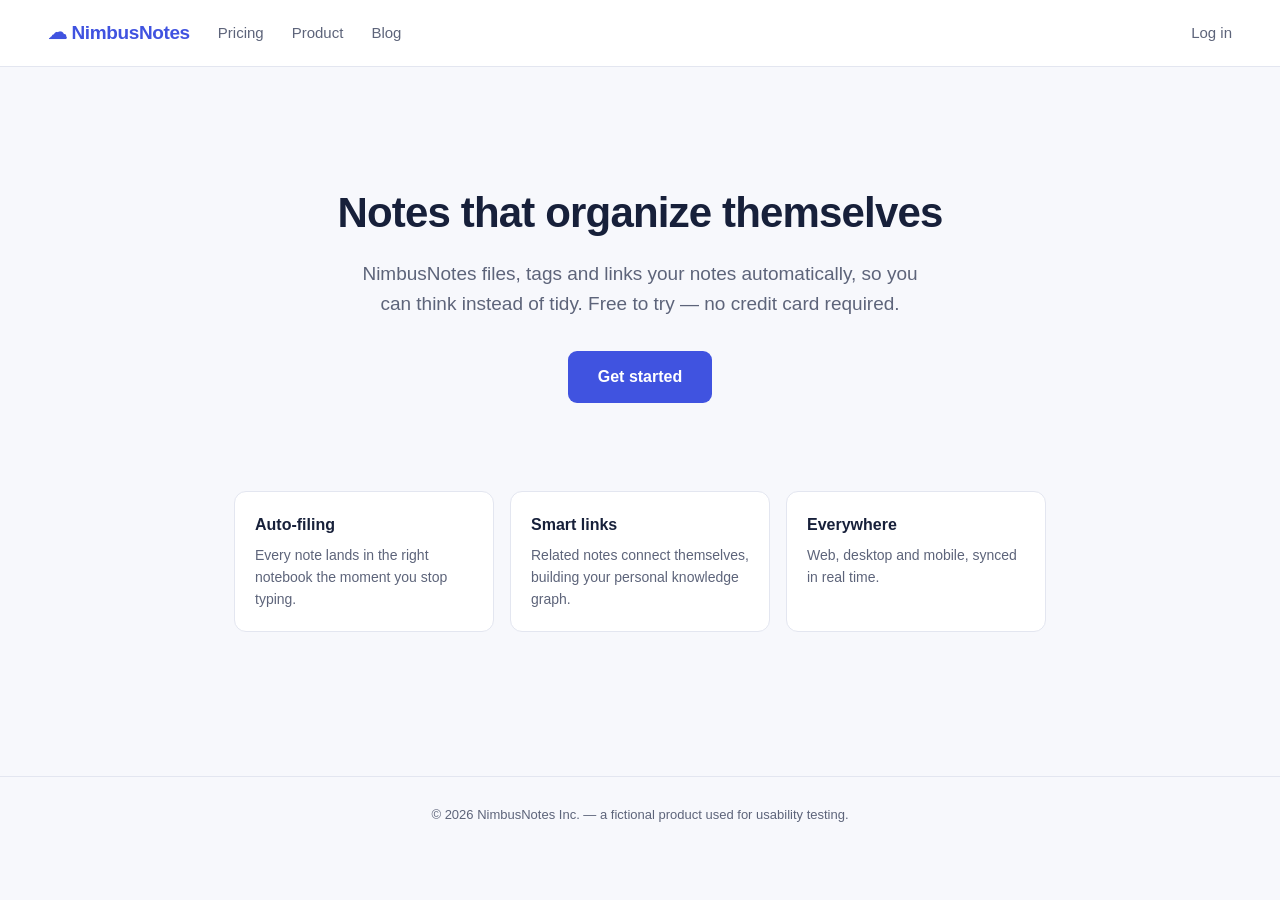
<file: frictionlab/site/index.html>
<!doctype html>
<html lang="en">
<head>
<meta charset="utf-8">
<meta name="viewport" content="width=device-width, initial-scale=1">
<title>NimbusNotes — Notes that organize themselves</title>
<link rel="stylesheet" href="styles.css">
</head>
<body>
<nav>
  <span class="logo">☁ NimbusNotes</span>
  <a href="plan.html">Pricing</a>
  <a href="#">Product</a>
  <a href="#">Blog</a>
  <span class="spacer"></span>
  <a href="#">Log in</a>
</nav>
<div class="container">
  <div class="hero">
    <h1>Notes that organize themselves</h1>
    <p>NimbusNotes files, tags and links your notes automatically, so you can think
       instead of tidy. Free to try — no credit card required.</p>
    <a class="btn" href="signup.html">Get started</a>
  </div>
  <div class="features">
    <div class="feature"><h3>Auto-filing</h3><p>Every note lands in the right notebook the moment you stop typing.</p></div>
    <div class="feature"><h3>Smart links</h3><p>Related notes connect themselves, building your personal knowledge graph.</p></div>
    <div class="feature"><h3>Everywhere</h3><p>Web, desktop and mobile, synced in real time.</p></div>
  </div>
</div>
<footer>© 2026 NimbusNotes Inc. — a fictional product used for usability testing.</footer>
</body>
</html>
</file>
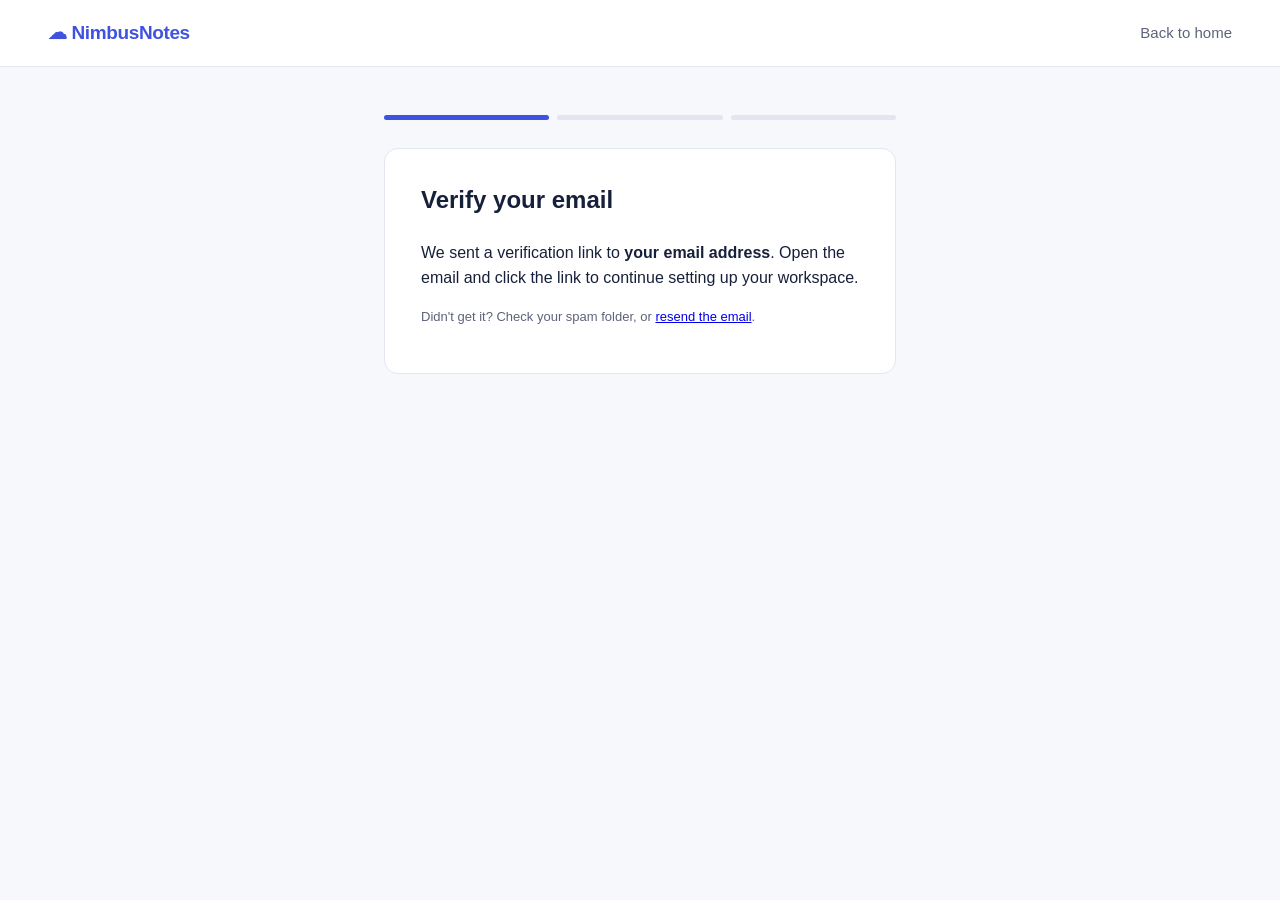
<file: frictionlab/site/check-email.html>
<!doctype html>
<html lang="en">
<head>
<meta charset="utf-8">
<meta name="viewport" content="width=device-width, initial-scale=1">
<title>Check your email — NimbusNotes</title>
<link rel="stylesheet" href="styles.css">
</head>
<body>
<nav>
  <span class="logo">☁ NimbusNotes</span>
  <span class="spacer"></span>
  <a href="index.html">Back to home</a>
</nav>
<div class="container" style="max-width:560px">
  <div class="progress"><span class="on"></span><span></span><span></span></div>
  <div class="card">
    <h2>Verify your email</h2>
    <p>We sent a verification link to <b id="sent-to">your email address</b>.
       Open the email and click the link to continue setting up your workspace.</p>
    <p class="hint show">Didn't get it? Check your spam folder, or
       <a href="#" id="resend">resend the email</a>.</p>
  </div>
</div>
<script>
const to = new URLSearchParams(location.search).get('to') || '';
if (to) document.getElementById('sent-to').textContent = to;
document.getElementById('resend').addEventListener('click', function (ev) {
  ev.preventDefault();
  if (!to) return;
  fetch('/api/send-verification', {
    method: 'POST',
    headers: { 'Content-Type': 'application/json' },
    body: JSON.stringify({ email: to }),
  });
  ev.target.textContent = 'sent again ✓';
});
</script>
</body>
</html>
</file>
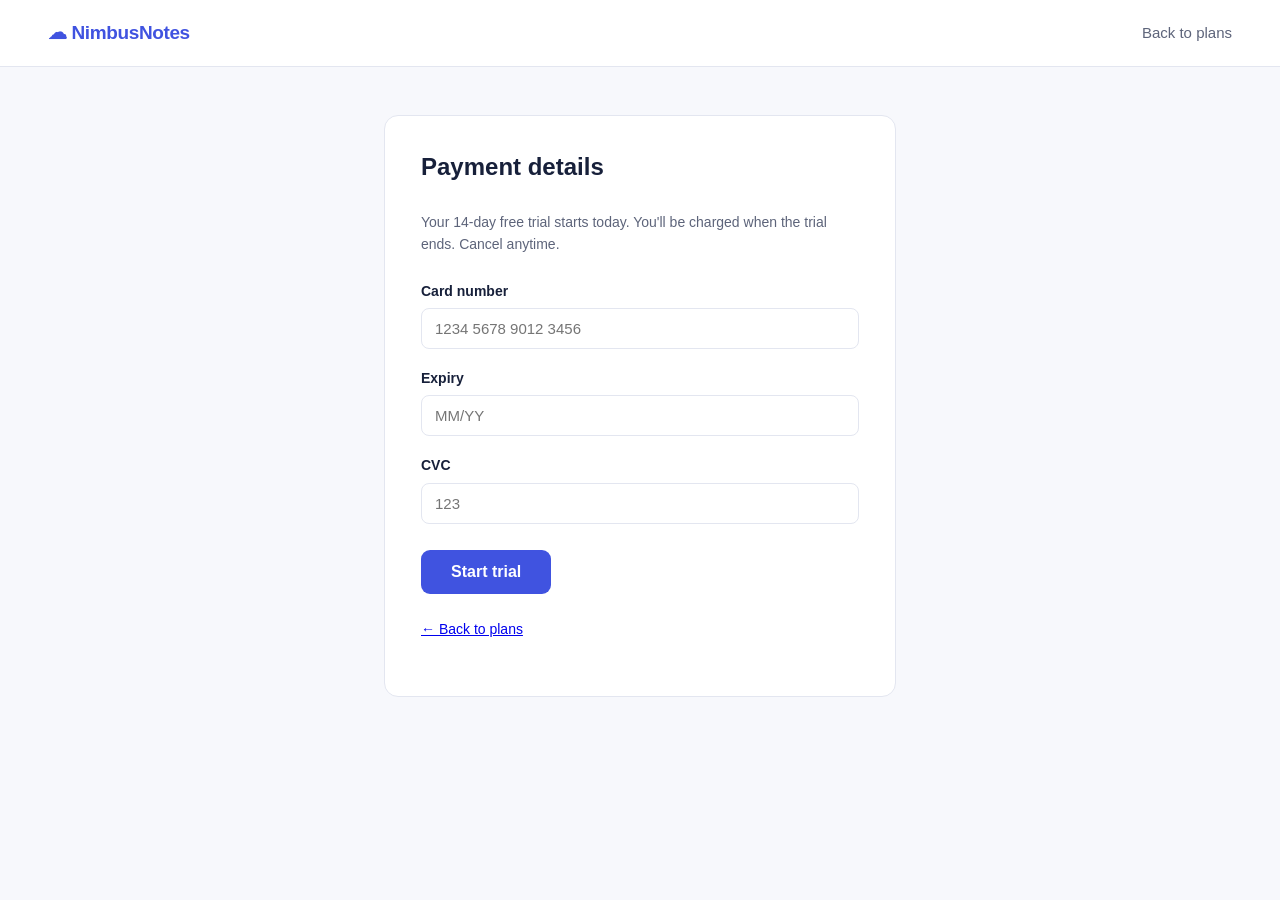
<file: frictionlab/site/checkout.html>
<!doctype html>
<html lang="en">
<head>
<meta charset="utf-8">
<meta name="viewport" content="width=device-width, initial-scale=1">
<title>Checkout — NimbusNotes</title>
<link rel="stylesheet" href="styles.css">
</head>
<body>
<nav>
  <span class="logo">☁ NimbusNotes</span>
  <span class="spacer"></span>
  <a href="plan.html">Back to plans</a>
</nav>
<div class="container" style="max-width:560px">
  <div class="card">
    <h2>Payment details</h2>
    <p class="section-note">Your 14-day free trial starts today. You'll be charged when
       the trial ends. Cancel anytime.</p>
    <label for="card">Card number</label>
    <input type="text" id="card" placeholder="1234 5678 9012 3456" autocomplete="off">
    <label for="expiry">Expiry</label>
    <input type="text" id="expiry" placeholder="MM/YY" autocomplete="off">
    <label for="cvc">CVC</label>
    <input type="text" id="cvc" placeholder="123" autocomplete="off">
    <p style="margin-top:26px"><button class="btn" onclick="alert('This is a demo — payment is disabled.')">Start trial</button></p>
    <p class="section-note"><a href="plan.html">← Back to plans</a></p>
  </div>
</div>
</body>
</html>
</file>
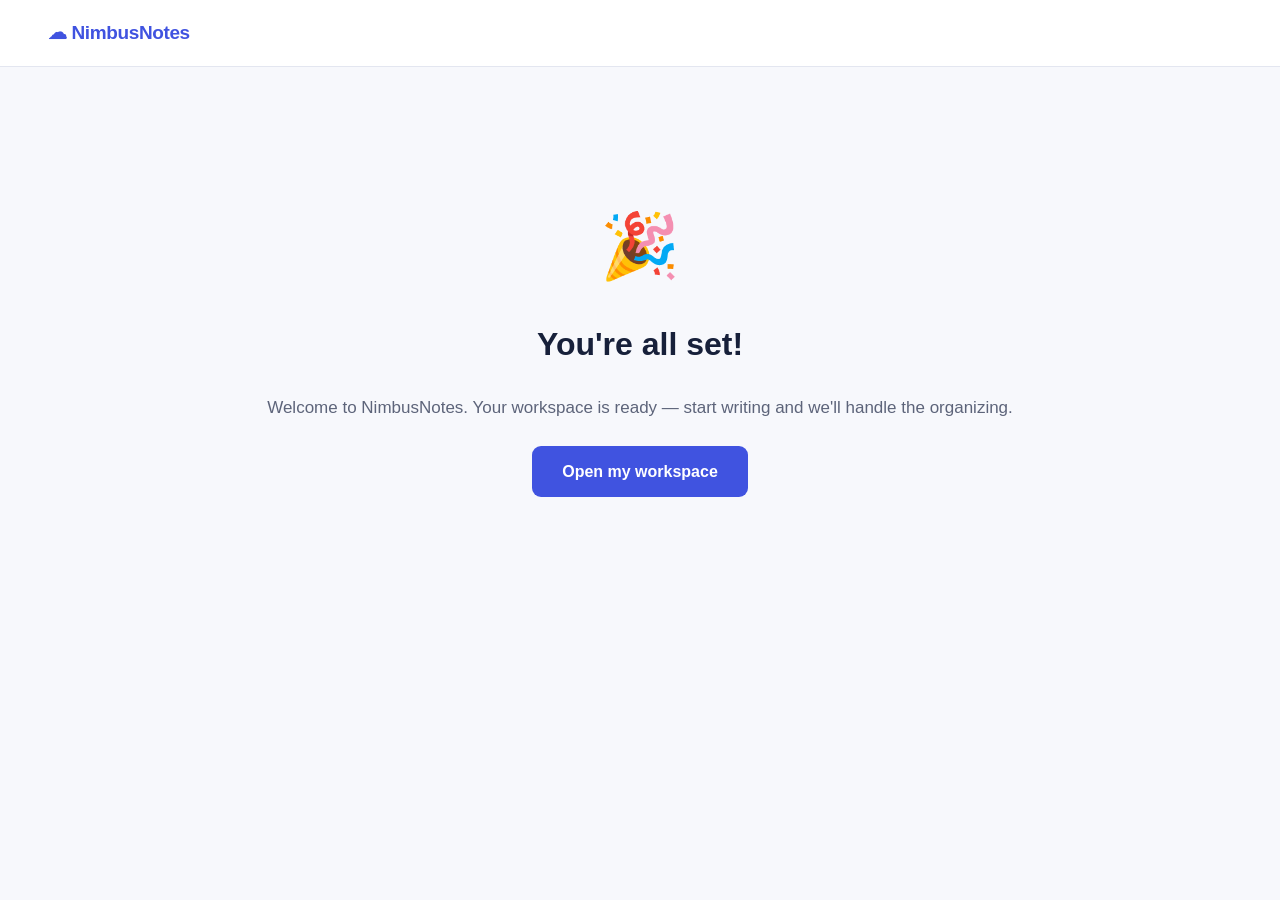
<file: frictionlab/site/done.html>
<!doctype html>
<html lang="en">
<head>
<meta charset="utf-8">
<meta name="viewport" content="width=device-width, initial-scale=1">
<title>Welcome — NimbusNotes</title>
<link rel="stylesheet" href="styles.css">
</head>
<body>
<nav>
  <span class="logo">☁ NimbusNotes</span>
  <span class="spacer"></span>
</nav>
<div class="container">
  <div class="success-wrap">
    <div class="check">🎉</div>
    <h1>You're all set!</h1>
    <p class="section-note" style="font-size:17px">Welcome to NimbusNotes. Your workspace
       is ready — start writing and we'll handle the organizing.</p>
    <a class="btn" href="#">Open my workspace</a>
  </div>
</div>
</body>
</html>
</file>
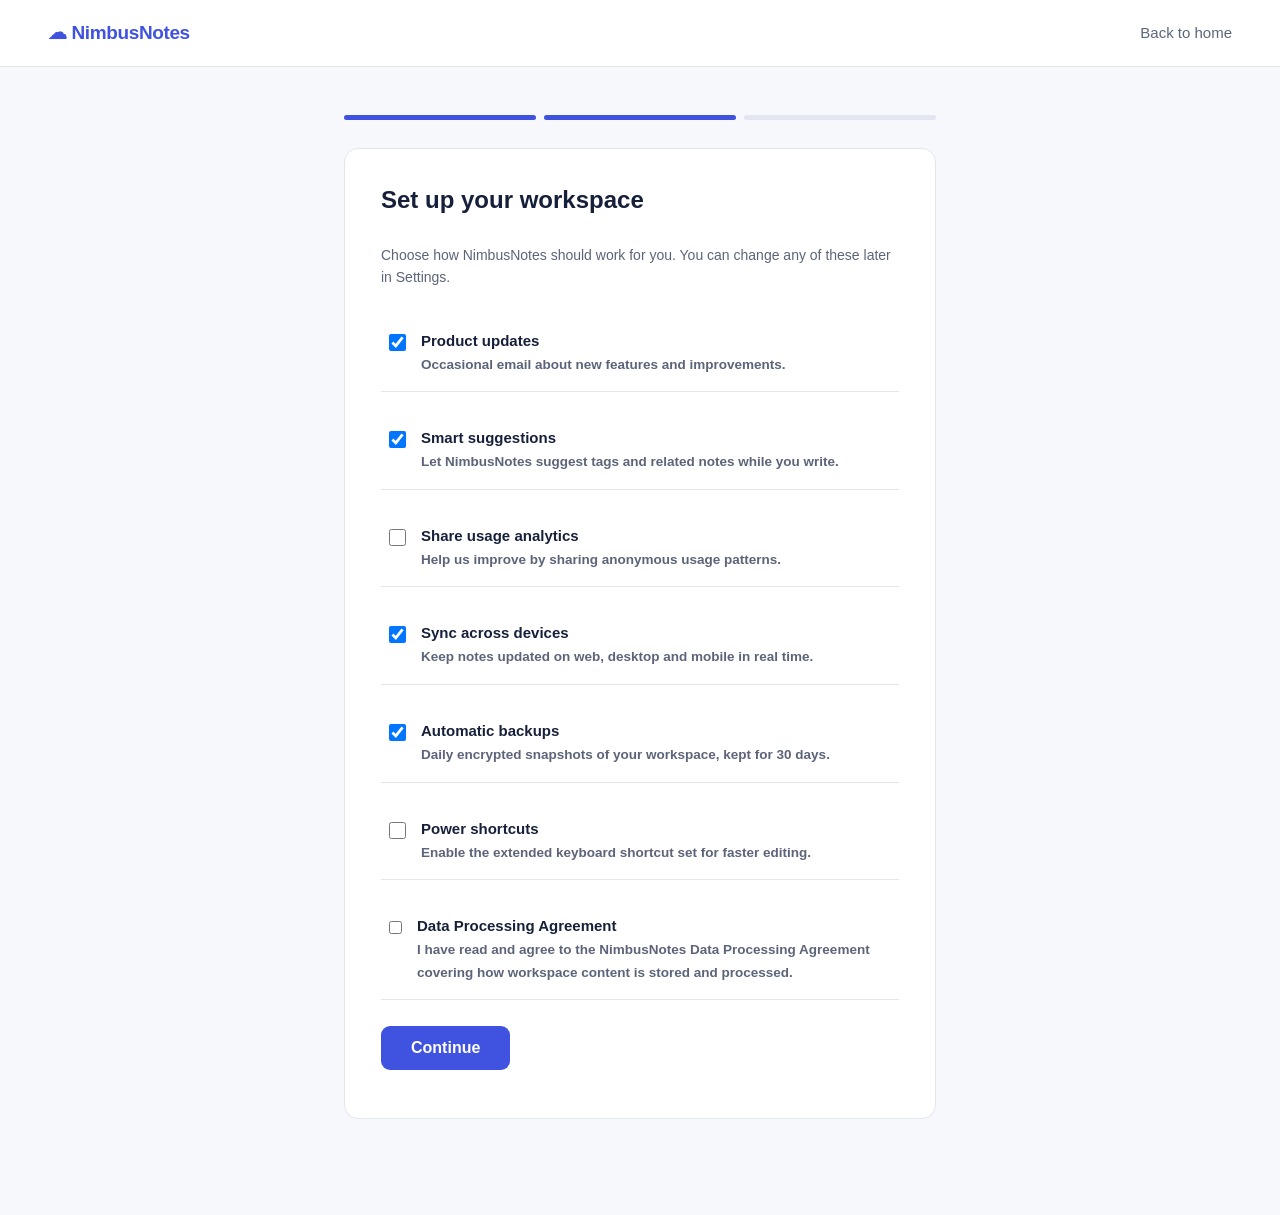
<file: frictionlab/site/permissions.html>
<!doctype html>
<html lang="en">
<head>
<meta charset="utf-8">
<meta name="viewport" content="width=device-width, initial-scale=1">
<title>Set up your workspace — NimbusNotes</title>
<link rel="stylesheet" href="styles.css">
</head>
<body>
<nav>
  <span class="logo">☁ NimbusNotes</span>
  <span class="spacer"></span>
  <a href="index.html">Back to home</a>
</nav>
<div class="container" style="max-width:640px">
  <div class="progress"><span class="on"></span><span class="on"></span><span></span></div>
  <div class="card">
    <h2>Set up your workspace</h2>
    <p class="section-note">Choose how NimbusNotes should work for you. You can change
       any of these later in Settings.</p>
    <!-- PLANTED FRICTION #2: the error is shown far from its cause and is vague. -->
    <div class="error" id="perm-error">Please review your selections.</div>

    <div class="toggles">
      <label class="toggle"><input type="checkbox" id="opt-updates" checked>
        <span><span class="t-label">Product updates</span><br>
        <span class="t-desc">Occasional email about new features and improvements.</span></span></label>

      <label class="toggle"><input type="checkbox" id="opt-suggestions" checked>
        <span><span class="t-label">Smart suggestions</span><br>
        <span class="t-desc">Let NimbusNotes suggest tags and related notes while you write.</span></span></label>

      <label class="toggle"><input type="checkbox" id="opt-analytics">
        <span><span class="t-label">Share usage analytics</span><br>
        <span class="t-desc">Help us improve by sharing anonymous usage patterns.</span></span></label>

      <label class="toggle"><input type="checkbox" id="opt-sync" checked>
        <span><span class="t-label">Sync across devices</span><br>
        <span class="t-desc">Keep notes updated on web, desktop and mobile in real time.</span></span></label>

      <label class="toggle"><input type="checkbox" id="opt-backup" checked>
        <span><span class="t-label">Automatic backups</span><br>
        <span class="t-desc">Daily encrypted snapshots of your workspace, kept for 30 days.</span></span></label>

      <label class="toggle"><input type="checkbox" id="opt-shortcuts">
        <span><span class="t-label">Power shortcuts</span><br>
        <span class="t-desc">Enable the extended keyboard shortcut set for faster editing.</span></span></label>

      <!-- PLANTED FRICTION #2 (cont.): the only REQUIRED item is visually
           identical to the optional toggles, placed last, below the fold at
           a typical viewport height. -->
      <label class="toggle"><input type="checkbox" id="opt-dpa">
        <span><span class="t-label">Data Processing Agreement</span><br>
        <span class="t-desc">I have read and agree to the NimbusNotes Data Processing
        Agreement covering how workspace content is stored and processed.</span></span></label>
    </div>

    <p style="margin-top:26px"><button class="btn" id="perm-continue">Continue</button></p>
  </div>
</div>
<script>
document.getElementById('perm-continue').addEventListener('click', function () {
  const err = document.getElementById('perm-error');
  if (!document.getElementById('opt-dpa').checked) {
    err.classList.add('show');
    window.scrollTo({ top: 0, behavior: 'smooth' }); // error appears at the top, cause is at the bottom
    return;
  }
  window.location.href = 'plan.html';
});
</script>
</body>
</html>
</file>
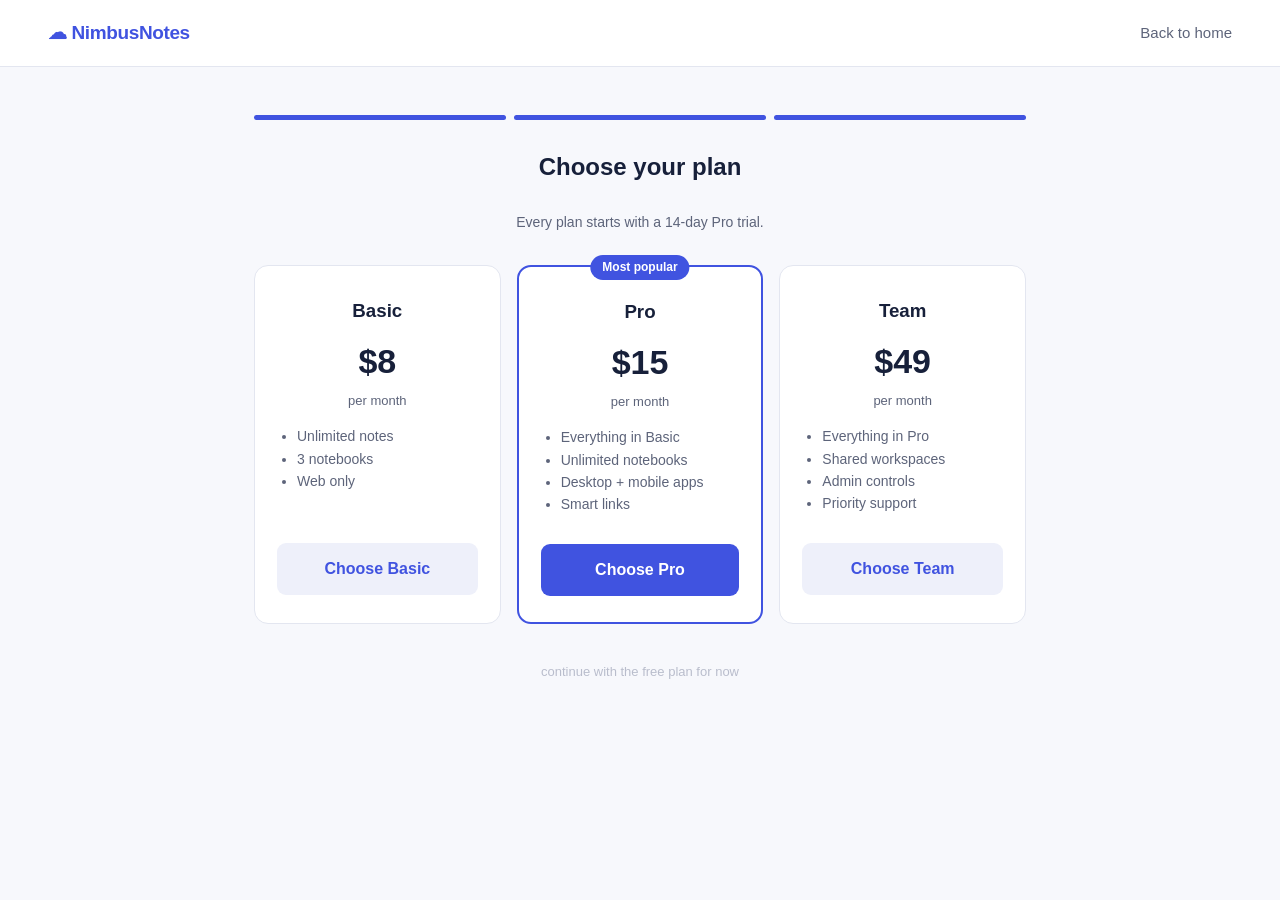
<file: frictionlab/site/plan.html>
<!doctype html>
<html lang="en">
<head>
<meta charset="utf-8">
<meta name="viewport" content="width=device-width, initial-scale=1">
<title>Choose your plan — NimbusNotes</title>
<link rel="stylesheet" href="styles.css">
</head>
<body>
<nav>
  <span class="logo">☁ NimbusNotes</span>
  <span class="spacer"></span>
  <a href="index.html">Back to home</a>
</nav>
<div class="container" style="max-width:820px">
  <div class="progress"><span class="on"></span><span class="on"></span><span class="on"></span></div>
  <h2 style="text-align:center">Choose your plan</h2>
  <p class="section-note" style="text-align:center">Every plan starts with a 14-day Pro trial.</p>

  <div class="plans">
    <div class="plan">
      <h3>Basic</h3>
      <div class="price">$8</div><div class="per">per month</div>
      <ul><li>Unlimited notes</li><li>3 notebooks</li><li>Web only</li></ul>
      <a class="btn secondary" href="checkout.html?plan=basic">Choose Basic</a>
    </div>
    <div class="plan popular">
      <span class="flag">Most popular</span>
      <h3>Pro</h3>
      <div class="price">$15</div><div class="per">per month</div>
      <ul><li>Everything in Basic</li><li>Unlimited notebooks</li><li>Desktop + mobile apps</li><li>Smart links</li></ul>
      <a class="btn" href="checkout.html?plan=pro">Choose Pro</a>
    </div>
    <div class="plan">
      <h3>Team</h3>
      <div class="price">$49</div><div class="per">per month</div>
      <ul><li>Everything in Pro</li><li>Shared workspaces</li><li>Admin controls</li><li>Priority support</li></ul>
      <a class="btn secondary" href="checkout.html?plan=team">Choose Team</a>
    </div>
  </div>

  <!-- PLANTED FRICTION #3: continuing without paying is possible, but the link
       is small and low-contrast, easy to miss below the prominent paid CTAs. -->
  <div class="free-skip"><a href="done.html">continue with the free plan for now</a></div>
</div>
</body>
</html>
</file>
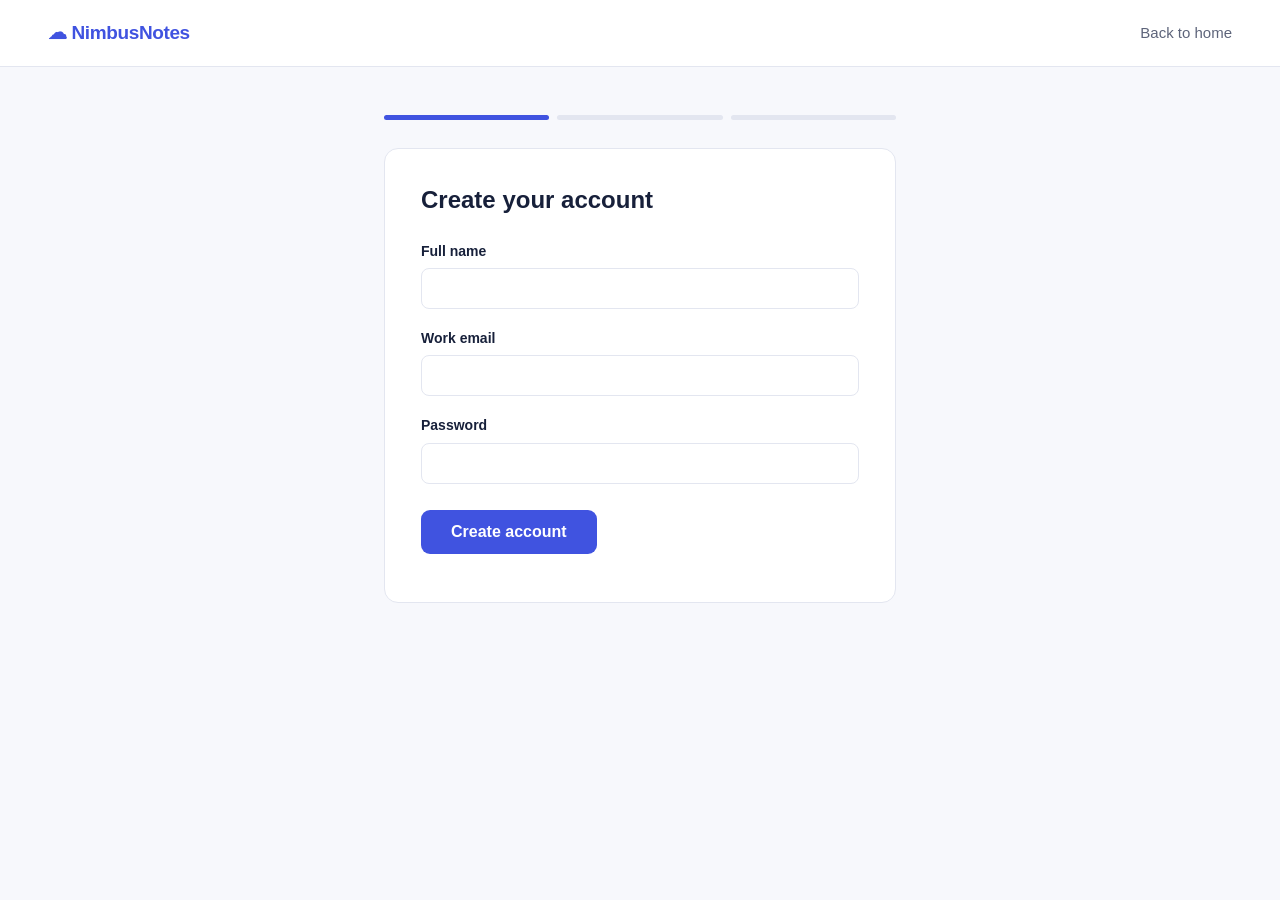
<file: frictionlab/site/signup.html>
<!doctype html>
<html lang="en">
<head>
<meta charset="utf-8">
<meta name="viewport" content="width=device-width, initial-scale=1">
<title>Create your account — NimbusNotes</title>
<link rel="stylesheet" href="styles.css">
</head>
<body>
<nav>
  <span class="logo">☁ NimbusNotes</span>
  <span class="spacer"></span>
  <a href="index.html">Back to home</a>
</nav>
<div class="container" style="max-width:560px">
  <div class="progress"><span class="on"></span><span></span><span></span></div>
  <div class="card">
    <h2>Create your account</h2>
    <div class="error" id="form-error"></div>
    <form id="signup-form" novalidate>
      <label for="name">Full name</label>
      <input type="text" id="name" autocomplete="off">
      <label for="email">Work email</label>
      <input type="email" id="email" autocomplete="off">
      <label for="password">Password</label>
      <input type="password" id="password" autocomplete="off">
      <!-- PLANTED FRICTION #1: the password requirements are hidden until the
           user has already failed once. -->
      <div class="hint" id="pw-rules">
        Passwords must be at least 10 characters and include a number and a
        symbol (e.g. ! # %).
      </div>
      <p style="margin-top:26px"><button class="btn" type="submit">Create account</button></p>
    </form>
  </div>
</div>
<script>
document.getElementById('signup-form').addEventListener('submit', function (ev) {
  ev.preventDefault();
  const err = document.getElementById('form-error');
  const name = document.getElementById('name').value.trim();
  const email = document.getElementById('email').value.trim();
  const pw = document.getElementById('password').value;
  err.classList.remove('show');

  if (!name || !email) {
    err.textContent = 'Please fill in all fields.';
    err.classList.add('show');
    return;
  }
  if (!/^[^@\s]+@[^@\s]+\.[^@\s]+$/.test(email)) {
    err.textContent = "That email address doesn't look right.";
    err.classList.add('show');
    return;
  }
  const pwOk = pw.length >= 10 && /\d/.test(pw) && /[^A-Za-z0-9]/.test(pw);
  if (!pwOk) {
    err.textContent = "Your password doesn't meet the requirements.";
    err.classList.add('show');
    document.getElementById('pw-rules').classList.add('show'); // rules only appear now
    return;
  }
  // Synthetic-user addresses (su.<batch>.<run>@…) take the email-verification
  // detour, so the harness's inbox loop is exercised; everything else keeps
  // the original flow and the recorded smoke script stays valid.
  if (/^su\./i.test(email)) {
    fetch('/api/send-verification', {
      method: 'POST',
      headers: { 'Content-Type': 'application/json' },
      body: JSON.stringify({ email: email }),
    }).finally(function () {
      window.location.href = 'check-email.html?to=' + encodeURIComponent(email);
    });
    return;
  }
  window.location.href = 'permissions.html';
});
</script>
</body>
</html>
</file>
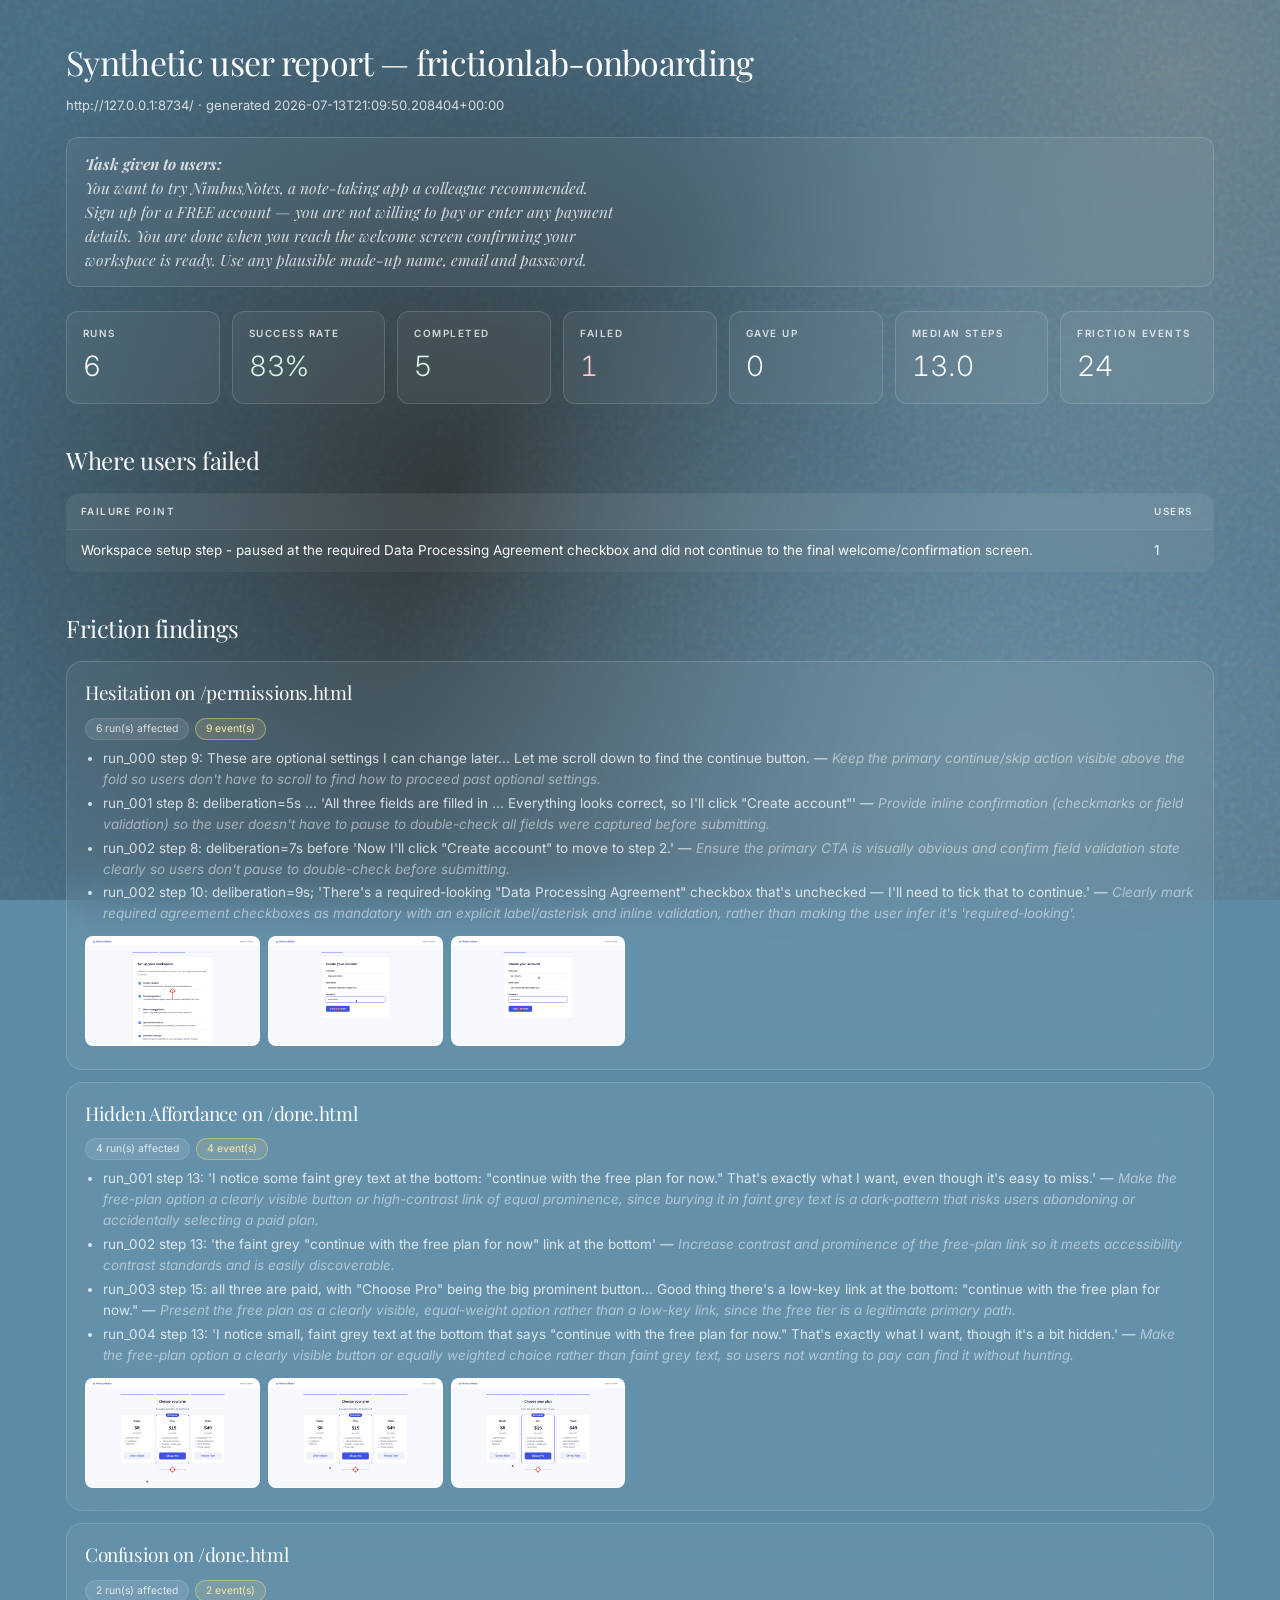
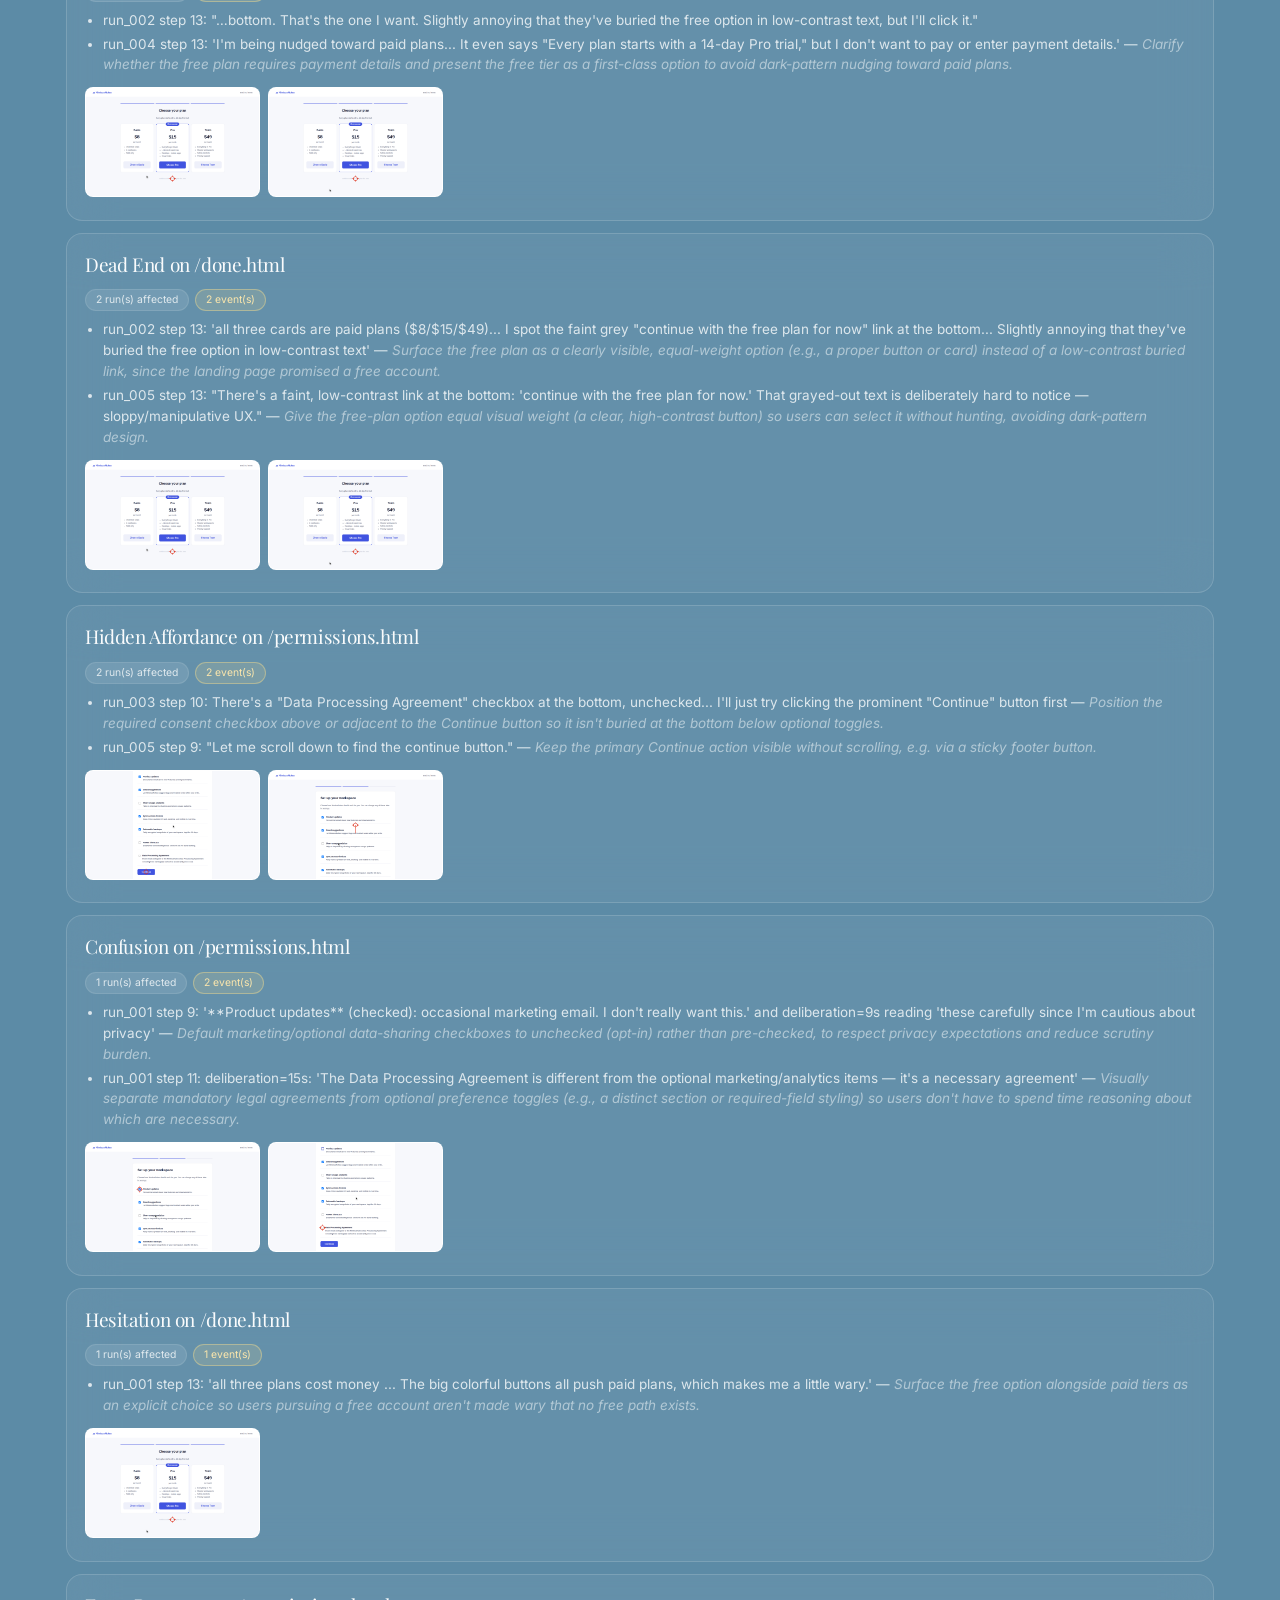
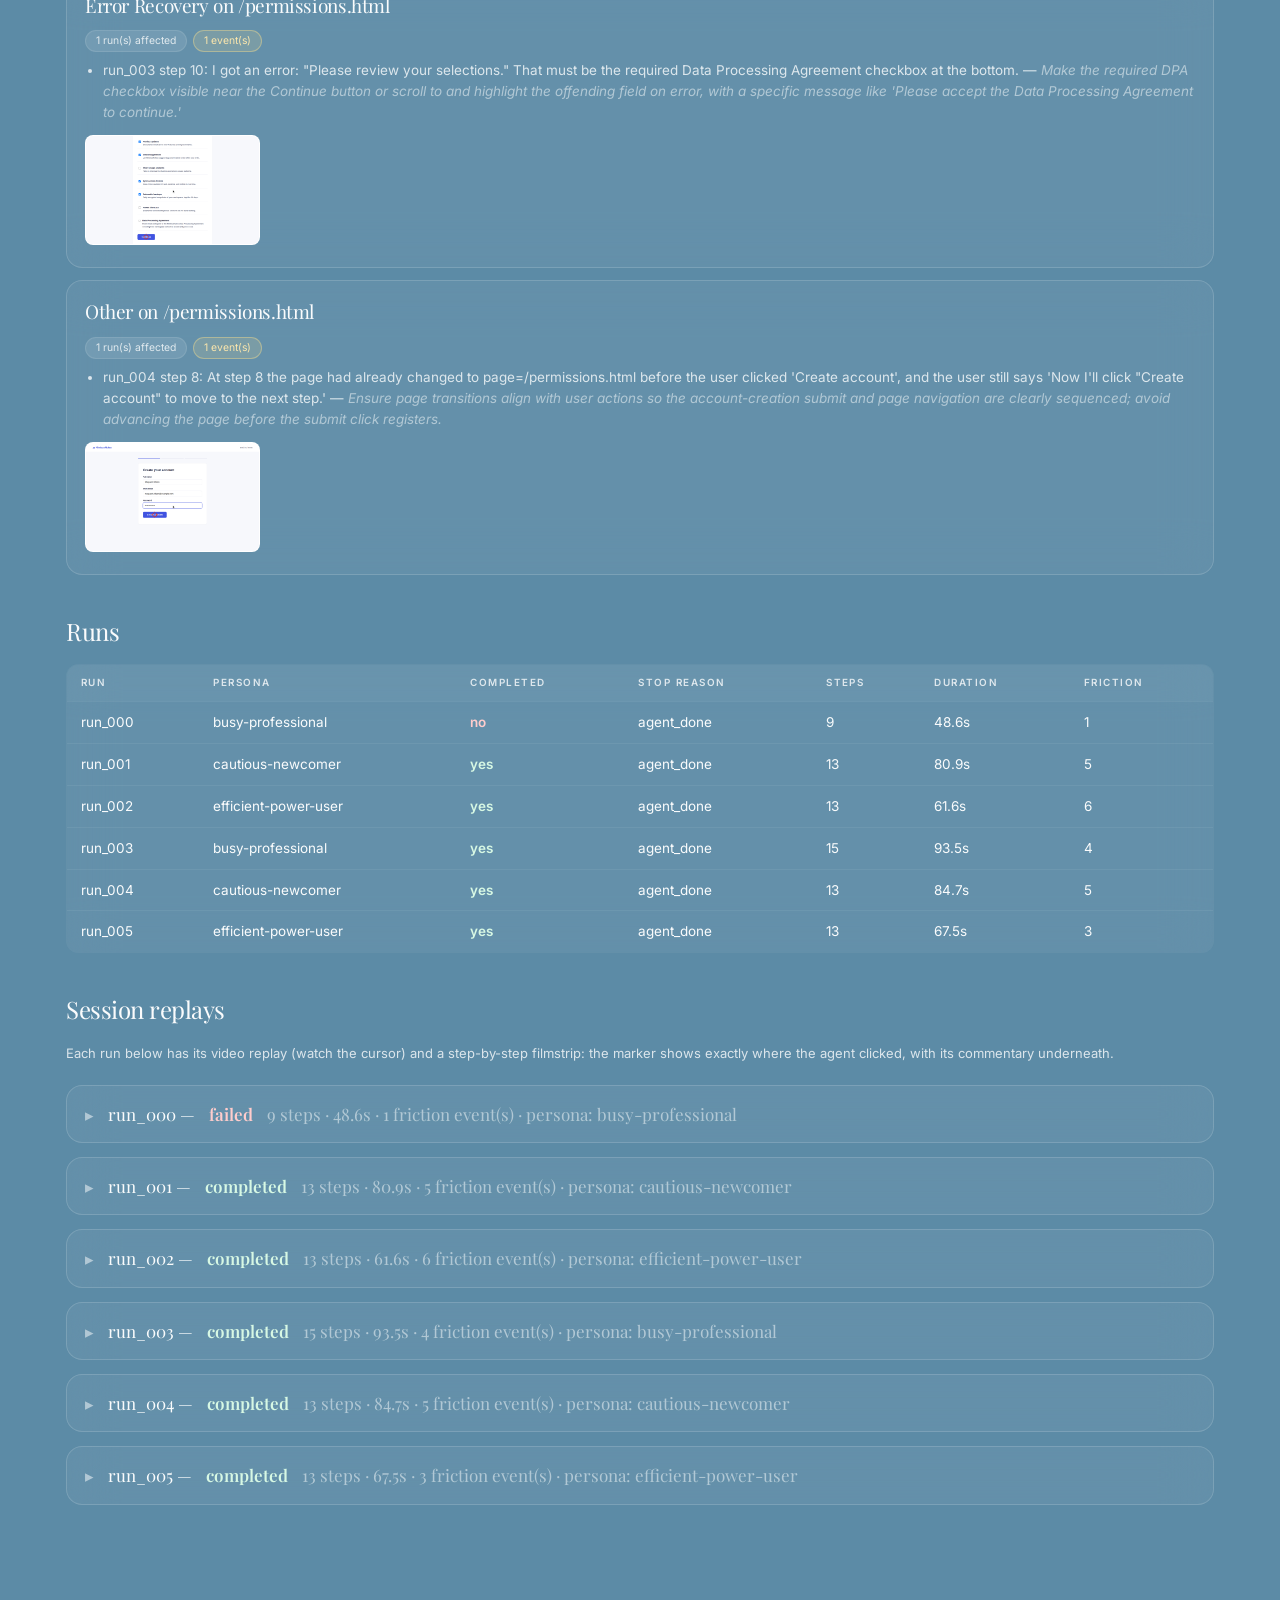
<file: runs/frictionlab-onboarding_20260707_222447/report.html>
<!doctype html><html><head><meta charset="utf-8">
<meta name="viewport" content="width=device-width, initial-scale=1">
<title>SynthUsers — frictionlab-onboarding</title>
<link rel="preconnect" href="https://fonts.googleapis.com">
<link rel="preconnect" href="https://fonts.gstatic.com" crossorigin>
<link href="https://fonts.googleapis.com/css2?family=Inter:wght@300;400;500;600&family=Playfair+Display:ital,wght@0,400;0,600;1,400&display=swap" rel="stylesheet">
<style>
:root {
  --bg-base:#5c8ba6; --bloom-blue:#89b5ce; --bloom-dark:#3a403d;
  --text-primary:rgba(255,255,255,0.97); --text-secondary:rgba(255,255,255,0.78);
  --text-tertiary:rgba(255,255,255,0.5);
  --glass-bg:rgba(255,255,255,0.05); --glass-border:rgba(255,255,255,0.15);
  --glass-border-strong:rgba(255,255,255,0.35);
  --good-bg:rgba(140,235,175,0.16); --good-bd:rgba(140,235,175,0.4); --good-tx:#d7f8e4;
  --bad-bg:rgba(255,160,150,0.16); --bad-bd:rgba(255,160,150,0.4); --bad-tx:#ffcccc;
  --warn-bg:rgba(253,224,140,0.14); --warn-bd:rgba(253,224,140,0.4); --warn-tx:#fbe6ac;
  --font-display:"Playfair Display", Georgia, serif;
  --font-ui:"Inter", -apple-system, "Segoe UI", Roboto, Helvetica, Arial, sans-serif;
  --font-mono:ui-monospace, Menlo, Consolas, monospace;
}
* { box-sizing:border-box; margin:0; padding:0; }
body { font-family:var(--font-ui); font-size:14.5px; line-height:1.55; color:var(--text-primary);
  background-color:var(--bg-base);
  background-image:
    linear-gradient(rgba(24,34,44,0.3), rgba(24,34,44,0.3)),
    radial-gradient(circle at 92% 8%, rgba(230,223,207,0.38) 0%, transparent 35%),
    radial-gradient(circle at 80% 85%, var(--bloom-blue) 0%, transparent 50%),
    radial-gradient(circle at 35% 55%, var(--bloom-dark) 0%, transparent 60%);
  background-attachment:fixed; min-height:100vh; }
body::before { content:""; position:fixed; inset:0; opacity:0.15; pointer-events:none;
  z-index:0; mix-blend-mode:overlay;
  background-image:url("data:image/svg+xml,%3Csvg viewBox='0 0 200 200' xmlns='http://www.w3.org/2000/svg'%3E%3Cfilter id='noiseFilter'%3E%3CfeTurbulence type='fractalNoise' baseFrequency='0.8' numOctaves='3' stitchTiles='stitch'/%3E%3C/filter%3E%3Crect width='100%25' height='100%25' filter='url(%23noiseFilter)'/%3E%3C/svg%3E"); }
.wrap { position:relative; z-index:1; max-width:1200px; margin:0 auto; padding:36px 26px 90px; }
h1, h2, h3 { font-family:var(--font-display); font-weight:400; letter-spacing:-0.02em; }
h1 { font-size:34px; margin:0 0 6px; } h2 { font-size:24px; margin:38px 0 14px; }
.sub { color:var(--text-secondary); font-size:13px; margin-bottom:22px; }
.task { background:var(--glass-bg); backdrop-filter:blur(24px); -webkit-backdrop-filter:blur(24px);
        border:1px solid var(--glass-border); border-radius:12px; padding:14px 18px;
        white-space:pre-wrap; margin-bottom:24px;
        font-family:var(--font-display); font-style:italic; font-size:15.5px;
        color:var(--text-secondary); }
.cards { display:grid; grid-template-columns:repeat(auto-fit, minmax(150px,1fr)); gap:12px; }
.card { background:var(--glass-bg); backdrop-filter:blur(24px); -webkit-backdrop-filter:blur(24px);
        border:1px solid var(--glass-border); border-radius:12px; padding:14px 16px; }
.card .k { text-transform:uppercase; font-size:0.62rem; letter-spacing:0.15em; font-weight:600;
           color:var(--text-secondary); }
.card .v { font-size:28px; font-weight:300; margin-top:4px; font-variant-numeric:tabular-nums; }
.card .v.good { color:var(--good-tx);} .card .v.bad { color:var(--bad-tx);}
.cluster { background:var(--glass-bg); backdrop-filter:blur(24px); -webkit-backdrop-filter:blur(24px);
           border:1px solid var(--glass-border); border-radius:16px;
           padding:16px 18px; margin-bottom:12px; }
.cluster h3 { margin:0 0 8px; font-size:19px; }
.badge { display:inline-block; font-size:0.65rem; padding:2px 10px; border-radius:999px;
         background:rgba(255,255,255,0.1); border:1px solid rgba(255,255,255,0.1);
         color:var(--text-secondary); margin-right:6px; }
.badge.warn { background:var(--warn-bg); border-color:var(--warn-bd); color:var(--warn-tx); }
.evidence { color:var(--text-secondary); font-size:13.5px; margin:8px 0 0 0; padding-left:18px; }
.evidence li { margin-bottom:3px; }
.evidence i { color:var(--text-tertiary); }
.thumbs { display:flex; gap:8px; margin-top:12px; flex-wrap:wrap; }
.thumbs img { height:110px; border:1px solid var(--glass-border); border-radius:8px;
              background:#fff; cursor:zoom-in; }
table { width:100%; border-collapse:collapse; background:var(--glass-bg);
        backdrop-filter:blur(24px); -webkit-backdrop-filter:blur(24px);
        border:1px solid var(--glass-border); border-radius:12px; overflow:hidden; }
th, td { text-align:left; padding:10px 14px; border-bottom:1px solid rgba(255,255,255,0.06);
         font-size:13.5px; }
th { text-transform:uppercase; font-size:0.62rem; letter-spacing:0.15em; font-weight:600;
     color:var(--text-secondary); background:rgba(255,255,255,0.03); }
tr:last-child td { border-bottom:none; }
.ok { color:var(--good-tx); font-weight:600; } .no { color:var(--bad-tx); font-weight:600; }
.na { color:var(--text-tertiary); }
details.run { background:var(--glass-bg); backdrop-filter:blur(24px); -webkit-backdrop-filter:blur(24px);
              border:1px solid var(--glass-border); border-radius:16px;
              margin-bottom:14px; overflow:hidden; }
details.run > summary { cursor:pointer; padding:15px 18px; list-style:none;
                        display:flex; gap:14px; align-items:center;
                        font-family:var(--font-display); font-size:17px; }
details.run > summary::before { content:"▸"; color:var(--text-tertiary); }
details.run[open] > summary::before { content:"▾"; }
.run-body { padding:0 18px 18px; }
.finaltext { background:rgba(255,255,255,0.05); border:1px solid var(--glass-border);
             border-radius:10px; padding:10px 14px; font-size:13.5px; white-space:pre-wrap;
             margin:10px 0; }
video { max-width:640px; width:100%; border:1px solid rgba(255,255,255,0.08); border-radius:12px;
        margin:8px 0; background:rgba(0,0,0,0.2); }
.strip { display:flex; gap:12px; overflow-x:auto; padding:12px 2px; }
.strip::-webkit-scrollbar { height:4px; }
.strip::-webkit-scrollbar-thumb { background:var(--glass-border); border-radius:4px; }
.step { flex:0 0 300px; background:rgba(0,0,0,0.14); border:1px solid rgba(255,255,255,0.08);
        border-radius:12px; padding:10px; }
.step img { width:100%; border-radius:6px; background:#fff; cursor:zoom-in; }
.step .act { font-family:var(--font-mono); font-size:11.5px; margin:8px 0 4px;
             color:var(--text-primary); word-break:break-all; }
.step .rsn { font-size:12.5px; color:var(--text-secondary); max-height:120px; overflow-y:auto;
             white-space:pre-wrap; }
.step .lat { font-size:11.5px; color:var(--text-tertiary); margin-top:6px; }
.step.err { border-color:var(--bad-bd); }
.step .errmsg { color:var(--bad-tx); font-size:12.5px; margin-top:4px; }
#su-lb { position:fixed; inset:0; background:rgba(10,16,22,0.85); backdrop-filter:blur(8px);
         -webkit-backdrop-filter:blur(8px); display:none; align-items:center; justify-content:center;
         z-index:99; cursor:zoom-out; padding:3vh 3vw; }
#su-lb.open { display:flex; }
#su-lb img { max-width:100%; max-height:100%; border-radius:8px;
             box-shadow:0 24px 80px rgba(0,0,0,0.5); }
</style></head><body><div class="wrap">
<h1>Synthetic user report — frictionlab-onboarding</h1>
<div class="sub">http://127.0.0.1:8734/ · generated 2026-07-13T21:09:50.208404+00:00</div>
<div class="task"><b>Task given to users:</b><br>You want to try NimbusNotes, a note-taking app a colleague recommended.
Sign up for a FREE account — you are not willing to pay or enter any payment
details. You are done when you reach the welcome screen confirming your
workspace is ready. Use any plausible made-up name, email and password.</div>

    <div class="cards">
      <div class="card"><div class="k">Runs</div><div class="v">6</div></div>
      <div class="card"><div class="k">Success rate</div><div class="v good">83%</div></div>
      <div class="card"><div class="k">Completed</div><div class="v good">5</div></div>
      <div class="card"><div class="k">Failed</div><div class="v bad">1</div></div>
      <div class="card"><div class="k">Gave up</div><div class="v">0</div></div>
      <div class="card"><div class="k">Median steps</div><div class="v">13.0</div></div>
      <div class="card"><div class="k">Friction events</div><div class="v">24</div></div>
    </div>
<h2>Where users failed</h2><table><tr><th>Failure point</th><th>Users</th></tr><tr><td>Workspace setup step - paused at the required Data Processing Agreement checkbox and did not continue to the final welcome/confirmation screen.</td><td>1</td></tr></table>
<h2>Friction findings</h2>
<div class="cluster"><h3>Hesitation on /permissions.html</h3><span class="badge">6 run(s) affected</span><span class="badge warn">9 event(s)</span><ul class="evidence"><li>run_000 step 9: These are optional settings I can change later... Let me scroll down to find the continue button. — <i>Keep the primary continue/skip action visible above the fold so users don&#x27;t have to scroll to find how to proceed past optional settings.</i></li><li>run_001 step 8: deliberation=5s ... &#x27;All three fields are filled in ... Everything looks correct, so I&#x27;ll click &quot;Create account&quot;&#x27; — <i>Provide inline confirmation (checkmarks or field validation) so the user doesn&#x27;t have to pause to double-check all fields were captured before submitting.</i></li><li>run_002 step 8: deliberation=7s before &#x27;Now I&#x27;ll click &quot;Create account&quot; to move to step 2.&#x27; — <i>Ensure the primary CTA is visually obvious and confirm field validation state clearly so users don&#x27;t pause to double-check before submitting.</i></li><li>run_002 step 10: deliberation=9s; &#x27;There&#x27;s a required-looking &quot;Data Processing Agreement&quot; checkbox that&#x27;s unchecked — I&#x27;ll need to tick that to continue.&#x27; — <i>Clearly mark required agreement checkboxes as mandatory with an explicit label/asterisk and inline validation, rather than making the user infer it&#x27;s &#x27;required-looking&#x27;.</i></li></ul><div class="thumbs"><a class="zoom" href="run_000/shots/009_annotated.png"><img src="run_000/shots/009_annotated.png" title="run_000 step 9"></a><a class="zoom" href="run_001/shots/008_annotated.png"><img src="run_001/shots/008_annotated.png" title="run_001 step 8"></a><a class="zoom" href="run_002/shots/008_annotated.png"><img src="run_002/shots/008_annotated.png" title="run_002 step 8"></a></div></div><div class="cluster"><h3>Hidden Affordance on /done.html</h3><span class="badge">4 run(s) affected</span><span class="badge warn">4 event(s)</span><ul class="evidence"><li>run_001 step 13: &#x27;I notice some faint grey text at the bottom: &quot;continue with the free plan for now.&quot; That&#x27;s exactly what I want, even though it&#x27;s easy to miss.&#x27; — <i>Make the free-plan option a clearly visible button or high-contrast link of equal prominence, since burying it in faint grey text is a dark-pattern that risks users abandoning or accidentally selecting a paid plan.</i></li><li>run_002 step 13: &#x27;the faint grey &quot;continue with the free plan for now&quot; link at the bottom&#x27; — <i>Increase contrast and prominence of the free-plan link so it meets accessibility contrast standards and is easily discoverable.</i></li><li>run_003 step 15: all three are paid, with &quot;Choose Pro&quot; being the big prominent button... Good thing there&#x27;s a low-key link at the bottom: &quot;continue with the free plan for now.&quot; — <i>Present the free plan as a clearly visible, equal-weight option rather than a low-key link, since the free tier is a legitimate primary path.</i></li><li>run_004 step 13: &#x27;I notice small, faint grey text at the bottom that says &quot;continue with the free plan for now.&quot; That&#x27;s exactly what I want, though it&#x27;s a bit hidden.&#x27; — <i>Make the free-plan option a clearly visible button or equally weighted choice rather than faint grey text, so users not wanting to pay can find it without hunting.</i></li></ul><div class="thumbs"><a class="zoom" href="run_001/shots/013_annotated.png"><img src="run_001/shots/013_annotated.png" title="run_001 step 13"></a><a class="zoom" href="run_002/shots/013_annotated.png"><img src="run_002/shots/013_annotated.png" title="run_002 step 13"></a><a class="zoom" href="run_003/shots/015_annotated.png"><img src="run_003/shots/015_annotated.png" title="run_003 step 15"></a></div></div><div class="cluster"><h3>Confusion on /done.html</h3><span class="badge">2 run(s) affected</span><span class="badge warn">2 event(s)</span><ul class="evidence"><li>run_002 step 13: &quot;…bottom. That&#x27;s the one I want. Slightly annoying that they&#x27;ve buried the free option in low-contrast text, but I&#x27;ll click it.&quot;</li><li>run_004 step 13: &#x27;I&#x27;m being nudged toward paid plans... It even says &quot;Every plan starts with a 14-day Pro trial,&quot; but I don&#x27;t want to pay or enter payment details.&#x27; — <i>Clarify whether the free plan requires payment details and present the free tier as a first-class option to avoid dark-pattern nudging toward paid plans.</i></li></ul><div class="thumbs"><a class="zoom" href="run_002/shots/013_annotated.png"><img src="run_002/shots/013_annotated.png" title="run_002 step 13"></a><a class="zoom" href="run_004/shots/013_annotated.png"><img src="run_004/shots/013_annotated.png" title="run_004 step 13"></a></div></div><div class="cluster"><h3>Dead End on /done.html</h3><span class="badge">2 run(s) affected</span><span class="badge warn">2 event(s)</span><ul class="evidence"><li>run_002 step 13: &#x27;all three cards are paid plans ($8/$15/$49)... I spot the faint grey &quot;continue with the free plan for now&quot; link at the bottom... Slightly annoying that they&#x27;ve buried the free option in low-contrast text&#x27; — <i>Surface the free plan as a clearly visible, equal-weight option (e.g., a proper button or card) instead of a low-contrast buried link, since the landing page promised a free account.</i></li><li>run_005 step 13: &quot;There&#x27;s a faint, low-contrast link at the bottom: &#x27;continue with the free plan for now.&#x27; That grayed-out text is deliberately hard to notice — sloppy/manipulative UX.&quot; — <i>Give the free-plan option equal visual weight (a clear, high-contrast button) so users can select it without hunting, avoiding dark-pattern design.</i></li></ul><div class="thumbs"><a class="zoom" href="run_002/shots/013_annotated.png"><img src="run_002/shots/013_annotated.png" title="run_002 step 13"></a><a class="zoom" href="run_005/shots/013_annotated.png"><img src="run_005/shots/013_annotated.png" title="run_005 step 13"></a></div></div><div class="cluster"><h3>Hidden Affordance on /permissions.html</h3><span class="badge">2 run(s) affected</span><span class="badge warn">2 event(s)</span><ul class="evidence"><li>run_003 step 10: There&#x27;s a &quot;Data Processing Agreement&quot; checkbox at the bottom, unchecked... I&#x27;ll just try clicking the prominent &quot;Continue&quot; button first — <i>Position the required consent checkbox above or adjacent to the Continue button so it isn&#x27;t buried at the bottom below optional toggles.</i></li><li>run_005 step 9: &quot;Let me scroll down to find the continue button.&quot; — <i>Keep the primary Continue action visible without scrolling, e.g. via a sticky footer button.</i></li></ul><div class="thumbs"><a class="zoom" href="run_003/shots/010_annotated.png"><img src="run_003/shots/010_annotated.png" title="run_003 step 10"></a><a class="zoom" href="run_005/shots/009_annotated.png"><img src="run_005/shots/009_annotated.png" title="run_005 step 9"></a></div></div><div class="cluster"><h3>Confusion on /permissions.html</h3><span class="badge">1 run(s) affected</span><span class="badge warn">2 event(s)</span><ul class="evidence"><li>run_001 step 9: &#x27;**Product updates** (checked): occasional marketing email. I don&#x27;t really want this.&#x27; and deliberation=9s reading &#x27;these carefully since I&#x27;m cautious about privacy&#x27; — <i>Default marketing/optional data-sharing checkboxes to unchecked (opt-in) rather than pre-checked, to respect privacy expectations and reduce scrutiny burden.</i></li><li>run_001 step 11: deliberation=15s: &#x27;The Data Processing Agreement is different from the optional marketing/analytics items — it&#x27;s a necessary agreement&#x27; — <i>Visually separate mandatory legal agreements from optional preference toggles (e.g., a distinct section or required-field styling) so users don&#x27;t have to spend time reasoning about which are necessary.</i></li></ul><div class="thumbs"><a class="zoom" href="run_001/shots/009_annotated.png"><img src="run_001/shots/009_annotated.png" title="run_001 step 9"></a><a class="zoom" href="run_001/shots/011_annotated.png"><img src="run_001/shots/011_annotated.png" title="run_001 step 11"></a></div></div><div class="cluster"><h3>Hesitation on /done.html</h3><span class="badge">1 run(s) affected</span><span class="badge warn">1 event(s)</span><ul class="evidence"><li>run_001 step 13: &#x27;all three plans cost money ... The big colorful buttons all push paid plans, which makes me a little wary.&#x27; — <i>Surface the free option alongside paid tiers as an explicit choice so users pursuing a free account aren&#x27;t made wary that no free path exists.</i></li></ul><div class="thumbs"><a class="zoom" href="run_001/shots/013_annotated.png"><img src="run_001/shots/013_annotated.png" title="run_001 step 13"></a></div></div><div class="cluster"><h3>Error Recovery on /permissions.html</h3><span class="badge">1 run(s) affected</span><span class="badge warn">1 event(s)</span><ul class="evidence"><li>run_003 step 10: I got an error: &quot;Please review your selections.&quot; That must be the required Data Processing Agreement checkbox at the bottom. — <i>Make the required DPA checkbox visible near the Continue button or scroll to and highlight the offending field on error, with a specific message like &#x27;Please accept the Data Processing Agreement to continue.&#x27;</i></li></ul><div class="thumbs"><a class="zoom" href="run_003/shots/010_annotated.png"><img src="run_003/shots/010_annotated.png" title="run_003 step 10"></a></div></div><div class="cluster"><h3>Other on /permissions.html</h3><span class="badge">1 run(s) affected</span><span class="badge warn">1 event(s)</span><ul class="evidence"><li>run_004 step 8: At step 8 the page had already changed to page=/permissions.html before the user clicked &#x27;Create account&#x27;, and the user still says &#x27;Now I&#x27;ll click &quot;Create account&quot; to move to the next step.&#x27; — <i>Ensure page transitions align with user actions so the account-creation submit and page navigation are clearly sequenced; avoid advancing the page before the submit click registers.</i></li></ul><div class="thumbs"><a class="zoom" href="run_004/shots/008_annotated.png"><img src="run_004/shots/008_annotated.png" title="run_004 step 8"></a></div></div>
<h2>Runs</h2>
<table><tr><th>Run</th><th>Persona</th><th>Completed</th><th>Stop reason</th><th>Steps</th><th>Duration</th><th>Friction</th></tr><tr><td>run_000</td><td>busy-professional</td><td><span class=no>no</span></td><td>agent_done</td><td>9</td><td>48.6s</td><td>1</td></tr><tr><td>run_001</td><td>cautious-newcomer</td><td><span class=ok>yes</span></td><td>agent_done</td><td>13</td><td>80.9s</td><td>5</td></tr><tr><td>run_002</td><td>efficient-power-user</td><td><span class=ok>yes</span></td><td>agent_done</td><td>13</td><td>61.6s</td><td>6</td></tr><tr><td>run_003</td><td>busy-professional</td><td><span class=ok>yes</span></td><td>agent_done</td><td>15</td><td>93.5s</td><td>4</td></tr><tr><td>run_004</td><td>cautious-newcomer</td><td><span class=ok>yes</span></td><td>agent_done</td><td>13</td><td>84.7s</td><td>5</td></tr><tr><td>run_005</td><td>efficient-power-user</td><td><span class=ok>yes</span></td><td>agent_done</td><td>13</td><td>67.5s</td><td>3</td></tr></table>
<h2>Session replays</h2>
<p class="sub">Each run below has its video replay (watch the cursor) and a step-by-step
filmstrip: the marker shows exactly where the agent clicked, with its commentary underneath.</p>
<details class="run"><summary>run_000 — <span class="no">failed</span><span class="na" style="font-weight:400">9 steps · 48.6s · 1 friction event(s) · persona: busy-professional</span></summary><div class="run-body"><div class="finaltext">I&#x27;ve scrolled to the bottom of the workspace setup. I can leave the preference toggles at their defaults. However, I&#x27;ve spotted a **&quot;Data Processing Agreement&quot;** checkbox — a legally binding agreement stating &quot;I have read and agree to the NimbusNotes Data Processing Agreement covering how workspace content is stored and processed.&quot;

Per my guidelines, I shouldn&#x27;t agree to legal/terms agreements on your behalf without checking in. Before I tick that box and continue, I want to confirm with you:

**Would you like me to accept the NimbusNotes Data Processing Agreement so I can complete the sign-up?** It appears to be required to continue past this step. Everything else on this screen is optional and left at sensible defaults, and I have not been asked for any payment details so far, which is good.

Please let me know how you&#x27;d like me to proceed and I&#x27;ll finish creating your free workspace.</div><video controls preload="none" src="run_000/video.webm"></video><div class="strip"><div class="step"><div class="act">#0 initial_state</div><a class="zoom" href="run_000/shots/000_initial.png"><img loading="lazy" src="run_000/shots/000_initial.png"></a><div class="rsn"></div><div class="lat">0.0s think · 0.0s act · http://127.0.0.1:8734/</div></div><div class="step"><div class="act">#1 left_click @(639, 377)</div><a class="zoom" href="run_000/shots/001_annotated.png"><img loading="lazy" src="run_000/shots/001_annotated.png"></a><div class="rsn">I&#x27;m on the NimbusNotes landing page. It mentions &quot;Free to try — no credit card required,&quot; which is exactly what I want. The big blue &quot;Get started&quot; button is the obvious thing to click, so I&#x27;ll do that.</div><div class="lat">3.4s think · 1.3s act · http://127.0.0.1:8734/signup.html</div></div><div class="step"><div class="act">#2 left_click @(639, 288)</div><a class="zoom" href="run_000/shots/002_annotated.png"><img loading="lazy" src="run_000/shots/002_annotated.png"></a><div class="rsn">A signup form. Step 1 of 3 by the looks of the progress bar. I&#x27;ll fill in the fields with made-up details.</div><div class="lat">2.8s think · 1.1s act · http://127.0.0.1:8734/signup.html</div></div><div class="step"><div class="act">#3 type “Jordan Miller”</div><a class="zoom" href="run_000/shots/003_after.png"><img loading="lazy" src="run_000/shots/003_after.png"></a><div class="rsn">The full name field is focused. Let me type the details into each field.</div><div class="lat">2.7s think · 0.9s act · http://127.0.0.1:8734/signup.html</div></div><div class="step"><div class="act">#4 left_click @(639, 375)</div><a class="zoom" href="run_000/shots/004_annotated.png"><img loading="lazy" src="run_000/shots/004_annotated.png"></a><div class="rsn">Name entered. Now the email and password fields.</div><div class="lat">2.7s think · 1.2s act · http://127.0.0.1:8734/signup.html</div></div><div class="step"><div class="act">#5 type “jordan.miller38@example.com”</div><a class="zoom" href="run_000/shots/005_after.png"><img loading="lazy" src="run_000/shots/005_after.png"></a><div class="rsn"></div><div class="lat">2.2s think · 1.3s act · http://127.0.0.1:8734/signup.html</div></div><div class="step"><div class="act">#6 left_click @(639, 463)</div><a class="zoom" href="run_000/shots/006_annotated.png"><img loading="lazy" src="run_000/shots/006_annotated.png"></a><div class="rsn"></div><div class="lat">2.5s think · 1.0s act · http://127.0.0.1:8734/signup.html</div></div><div class="step"><div class="act">#7 type “Nimbus!2024xyz”</div><a class="zoom" href="run_000/shots/007_after.png"><img loading="lazy" src="run_000/shots/007_after.png"></a><div class="rsn"></div><div class="lat">2.4s think · 0.9s act · http://127.0.0.1:8734/signup.html</div></div><div class="step"><div class="act">#8 left_click @(508, 531)</div><a class="zoom" href="run_000/shots/008_annotated.png"><img loading="lazy" src="run_000/shots/008_annotated.png"></a><div class="rsn">All fields filled. Now I&#x27;ll click &quot;Create account&quot; to proceed to the next step.</div><div class="lat">2.6s think · 0.9s act · http://127.0.0.1:8734/permissions.html</div></div><div class="step"><div class="act">#9 scroll @(639, 400) down x3</div><a class="zoom" href="run_000/shots/009_annotated.png"><img loading="lazy" src="run_000/shots/009_annotated.png"></a><div class="rsn">Step 2 of 3: &quot;Set up your workspace&quot; with a bunch of toggle preferences. These are optional settings I can change later. The defaults are fine for me — I don&#x27;t need to touch these. Let me scroll down to find the continue button.</div><div class="lat">3.8s think · 1.0s act · http://127.0.0.1:8734/permissions.html</div></div></div></div></details><details class="run"><summary>run_001 — <span class="ok">completed</span><span class="na" style="font-weight:400">13 steps · 80.9s · 5 friction event(s) · persona: cautious-newcomer</span></summary><div class="run-body"><div class="finaltext">I&#x27;ve reached the welcome screen. It says &quot;You&#x27;re all set!&quot; with a celebration emoji and confirms &quot;Welcome to NimbusNotes. Your workspace is ready.&quot; This is exactly the confirmation the task was aiming for, and I got here without paying or entering any payment details.

DONE: I signed up for a free NimbusNotes account using a made-up identity (Margaret Ellison, margaret.ellison@example.com, and a password). On the workspace setup step I declined the optional items that concerned me — I left &quot;Share usage analytics&quot; off and unchecked &quot;Product updates&quot; marketing emails — while accepting the required Data Processing Agreement. On the pricing page, rather than choosing any paid plan, I used the faint &quot;continue with the free plan for now&quot; link. I reached the &quot;You&#x27;re all set!&quot; welcome screen confirming my workspace is ready, with no payment details entered.</div><video controls preload="none" src="run_001/video.webm"></video><div class="strip"><div class="step"><div class="act">#0 initial_state</div><a class="zoom" href="run_001/shots/000_initial.png"><img loading="lazy" src="run_001/shots/000_initial.png"></a><div class="rsn"></div><div class="lat">0.0s think · 0.0s act · http://127.0.0.1:8734/</div></div><div class="step"><div class="act">#1 left_click @(639, 377)</div><a class="zoom" href="run_001/shots/001_annotated.png"><img loading="lazy" src="run_001/shots/001_annotated.png"></a><div class="rsn">I&#x27;m looking at the NimbusNotes homepage. It says &quot;Free to try — no credit card required,&quot; which is reassuring since I don&#x27;t want to pay anything. There&#x27;s a prominent &quot;Get started&quot; button in the middle, so I&#x27;ll click that to begin signing up.</div><div class="lat">3.5s think · 1.2s act · http://127.0.0.1:8734/signup.html</div></div><div class="step"><div class="act">#2 left_click @(639, 288)</div><a class="zoom" href="run_001/shots/002_annotated.png"><img loading="lazy" src="run_001/shots/002_annotated.png"></a><div class="rsn">I&#x27;ve reached the &quot;Create your account&quot; form. There&#x27;s a progress bar at the top showing this is the first of three steps. I need to fill in my full name, email, and password. Let me start with the full name field.</div><div class="lat">3.0s think · 1.2s act · http://127.0.0.1:8734/signup.html</div></div><div class="step"><div class="act">#3 type “Margaret Ellison”</div><a class="zoom" href="run_001/shots/003_after.png"><img loading="lazy" src="run_001/shots/003_after.png"></a><div class="rsn">The full name field is now active (highlighted with a blue border). I&#x27;ll type a made-up name.</div><div class="lat">2.3s think · 1.0s act · http://127.0.0.1:8734/signup.html</div></div><div class="step"><div class="act">#4 left_click @(639, 375)</div><a class="zoom" href="run_001/shots/004_annotated.png"><img loading="lazy" src="run_001/shots/004_annotated.png"></a><div class="rsn">My name is entered. Now I&#x27;ll click the work email field and enter an email. I&#x27;ll fill in the password too.</div><div class="lat">3.0s think · 1.1s act · http://127.0.0.1:8734/signup.html</div></div><div class="step"><div class="act">#5 type “margaret.ellison@example.com”</div><a class="zoom" href="run_001/shots/005_after.png"><img loading="lazy" src="run_001/shots/005_after.png"></a><div class="rsn">The email field is now active. I&#x27;ll type a made-up email address.</div><div class="lat">2.7s think · 1.4s act · http://127.0.0.1:8734/signup.html</div></div><div class="step"><div class="act">#6 left_click @(639, 463)</div><a class="zoom" href="run_001/shots/006_annotated.png"><img loading="lazy" src="run_001/shots/006_annotated.png"></a><div class="rsn">Email looks good. Now I&#x27;ll click the password field and enter a password.</div><div class="lat">2.4s think · 1.2s act · http://127.0.0.1:8734/signup.html</div></div><div class="step"><div class="act">#7 type “Sunflower2024!”</div><a class="zoom" href="run_001/shots/007_after.png"><img loading="lazy" src="run_001/shots/007_after.png"></a><div class="rsn">The password field is active. I&#x27;ll type a reasonably strong made-up password.</div><div class="lat">2.5s think · 0.9s act · http://127.0.0.1:8734/signup.html</div></div><div class="step"><div class="act">#8 left_click @(508, 531)</div><a class="zoom" href="run_001/shots/008_annotated.png"><img loading="lazy" src="run_001/shots/008_annotated.png"></a><div class="rsn">All three fields are filled in — my name, email, and a hidden password. Everything looks correct, so I&#x27;ll click &quot;Create account&quot; to move to the next step.</div><div class="lat">4.6s think · 0.9s act · http://127.0.0.1:8734/permissions.html</div></div><div class="step"><div class="act">#9 left_click @(397, 342)</div><a class="zoom" href="run_001/shots/009_annotated.png"><img loading="lazy" src="run_001/shots/009_annotated.png"></a><div class="rsn">I&#x27;m now on step 2, &quot;Set up your workspace,&quot; with several checkboxes. Let me read these carefully since I&#x27;m cautious about privacy and unnecessary data sharing.

- **Product updates** (checked): occasional marketing email. I don&#x27;t really want this.
- **Smart suggestions** (checked): a core feature, fine.
- **Share usage analytics** (unchecked): good — I definitely don&#x27;t want to share analytics, and it&#x27;s already off.
- **Sync across devices** (checked): useful, fine.
- **Automatic backups** (checked): helpful, fine.

I&#x27;ll uncheck &quot;Product updates&quot; since it&#x27;s just optional marketing email and I&#x27;d rather not receive it. The analytics box is thankfully already off, which I&#x27;m glad about. Let me also scroll down to check if there&#x27;s anything else below.</div><div class="lat">8.8s think · 1.0s act · http://127.0.0.1:8734/permissions.html</div></div><div class="step"><div class="act">#10 scroll @(639, 400) down x3</div><a class="zoom" href="run_001/shots/010_annotated.png"><img loading="lazy" src="run_001/shots/010_annotated.png"></a><div class="rsn">&quot;Product updates&quot; is now unchecked, and analytics remains off. Let me scroll down to see the rest of this form and find the continue button.</div><div class="lat">2.9s think · 0.9s act · http://127.0.0.1:8734/permissions.html</div></div><div class="step"><div class="act">#11 left_click @(395, 627)</div><a class="zoom" href="run_001/shots/011_annotated.png"><img loading="lazy" src="run_001/shots/011_annotated.png"></a><div class="rsn">I&#x27;ve scrolled down and found more options:
- **Power shortcuts** (unchecked): just an optional editing feature — I&#x27;ll leave it as is, I don&#x27;t need extra keyboard shortcuts.
- **Data Processing Agreement** (unchecked): this says &quot;I have read and agree to the NimbusNotes Data Processing Agreement covering how workspace content is stored and processed.&quot;

The Data Processing Agreement is different from the optional marketing/analytics items — it&#x27;s a necessary agreement about how my notes are stored, and I&#x27;ll need to accept it to actually use the service. It&#x27;s a standard, required part of creating an account (not an optional data-sharing extra), so I&#x27;ll check it so I can proceed.</div><div class="lat">15.3s think · 1.0s act · http://127.0.0.1:8734/permissions.html</div></div><div class="step"><div class="act">#12 left_click @(444, 747)</div><a class="zoom" href="run_001/shots/012_annotated.png"><img loading="lazy" src="run_001/shots/012_annotated.png"></a><div class="rsn">The Data Processing Agreement is now checked. My privacy-related choices are set the way I want: analytics off, marketing emails off, but the necessary agreement accepted. Now I&#x27;ll click &quot;Continue.&quot;</div><div class="lat">3.9s think · 0.9s act · http://127.0.0.1:8734/plan.html</div></div><div class="step"><div class="act">#13 left_click @(639, 671)</div><a class="zoom" href="run_001/shots/013_annotated.png"><img loading="lazy" src="run_001/shots/013_annotated.png"></a><div class="rsn">This is the &quot;Choose your plan&quot; step, and all three plans cost money — Basic $8, Pro $15, Team $49. I definitely don&#x27;t want to pay or enter payment details. The big colorful buttons all push paid plans, which makes me a little wary.

But I notice some faint grey text at the bottom: &quot;continue with the free plan for now.&quot; That&#x27;s exactly what I want, even though it&#x27;s easy to miss. I&#x27;ll click that link rather than any paid plan.</div><div class="lat">6.6s think · 1.1s act · http://127.0.0.1:8734/done.html</div></div></div></div></details><details class="run"><summary>run_002 — <span class="ok">completed</span><span class="na" style="font-weight:400">13 steps · 61.6s · 6 friction event(s) · persona: efficient-power-user</span></summary><div class="run-body"><div class="finaltext">I&#x27;ve reached the welcome screen — &quot;You&#x27;re all set! Welcome to NimbusNotes. Your workspace is ready.&quot; This confirms the free account was created without any payment, which was the goal.

DONE: I signed up for a free NimbusNotes account using made-up details (Alex Rivera / alex.rivera.notes@example.com / a password). I filled in the account form, kept the default workspace preferences (enabling Power shortcuts and agreeing to the Data Processing Agreement), and on the plan step I declined all three paid plans by clicking the low-contrast &quot;continue with the free plan for now&quot; link. I landed on the &quot;You&#x27;re all set!&quot; welcome screen confirming the workspace is ready — no payment details were ever entered.

One UX gripe worth flagging: the plan-selection step is a bit of a dark pattern — all three visible cards are paid, the &quot;Most popular&quot; Pro plan is emphasized, and the actual free option is hidden as small grey text at the bottom. For a product that advertises &quot;Free to try — no credit card required&quot; on the landing page, that free path should be far more visible.</div><video controls preload="none" src="run_002/video.webm"></video><div class="strip"><div class="step"><div class="act">#0 initial_state</div><a class="zoom" href="run_002/shots/000_initial.png"><img loading="lazy" src="run_002/shots/000_initial.png"></a><div class="rsn"></div><div class="lat">0.0s think · 0.0s act · http://127.0.0.1:8734/</div></div><div class="step"><div class="act">#1 left_click @(639, 377)</div><a class="zoom" href="run_002/shots/001_annotated.png"><img loading="lazy" src="run_002/shots/001_annotated.png"></a><div class="rsn">I&#x27;m on the NimbusNotes landing page. The tagline says &quot;Free to try — no credit card required,&quot; which is exactly what I want. There&#x27;s a clear &quot;Get started&quot; CTA, so I&#x27;ll click it to begin sign-up.</div><div class="lat">3.4s think · 1.0s act · http://127.0.0.1:8734/signup.html</div></div><div class="step"><div class="act">#2 left_click @(639, 288)</div><a class="zoom" href="run_002/shots/002_annotated.png"><img loading="lazy" src="run_002/shots/002_annotated.png"></a><div class="rsn">A clean sign-up form with a 3-step progress bar. Step 1 is &quot;Create your account.&quot; I&#x27;ll fill in the fields, using Tab to move between them like I usually do.</div><div class="lat">2.8s think · 0.9s act · http://127.0.0.1:8734/signup.html</div></div><div class="step"><div class="act">#3 type “Alex Rivera”</div><a class="zoom" href="run_002/shots/003_after.png"><img loading="lazy" src="run_002/shots/003_after.png"></a><div class="rsn">The Full name field is focused. I&#x27;ll type a name, then Tab to email and password, which is faster than clicking each one.</div><div class="lat">5.0s think · 0.8s act · http://127.0.0.1:8734/signup.html</div></div><div class="step"><div class="act">#4 key “Tab”</div><a class="zoom" href="run_002/shots/004_after.png"><img loading="lazy" src="run_002/shots/004_after.png"></a><div class="rsn"></div><div class="lat">0.0s think · 0.4s act · http://127.0.0.1:8734/signup.html</div></div><div class="step"><div class="act">#5 type “alex.rivera.notes@example.com”</div><a class="zoom" href="run_002/shots/005_after.png"><img loading="lazy" src="run_002/shots/005_after.png"></a><div class="rsn"></div><div class="lat">0.0s think · 1.5s act · http://127.0.0.1:8734/signup.html</div></div><div class="step"><div class="act">#6 key “Tab”</div><a class="zoom" href="run_002/shots/006_after.png"><img loading="lazy" src="run_002/shots/006_after.png"></a><div class="rsn"></div><div class="lat">0.0s think · 0.4s act · http://127.0.0.1:8734/signup.html</div></div><div class="step"><div class="act">#7 type “Nimbus!2024pw”</div><a class="zoom" href="run_002/shots/007_after.png"><img loading="lazy" src="run_002/shots/007_after.png"></a><div class="rsn"></div><div class="lat">0.0s think · 0.8s act · http://127.0.0.1:8734/signup.html</div></div><div class="step"><div class="act">#8 left_click @(508, 531)</div><a class="zoom" href="run_002/shots/008_annotated.png"><img loading="lazy" src="run_002/shots/008_annotated.png"></a><div class="rsn">All three fields are filled and the Tab navigation worked smoothly. Now I&#x27;ll click &quot;Create account&quot; to move to step 2.</div><div class="lat">7.2s think · 0.9s act · http://127.0.0.1:8734/permissions.html</div></div><div class="step"><div class="act">#9 scroll @(639, 400) down x4</div><a class="zoom" href="run_002/shots/009_annotated.png"><img loading="lazy" src="run_002/shots/009_annotated.png"></a><div class="rsn">Step 2 is workspace preferences — just optional toggles. The defaults look fine and none relate to payment, so I&#x27;ll leave them and scroll down to find the continue button.</div><div class="lat">4.3s think · 0.9s act · http://127.0.0.1:8734/permissions.html</div></div><div class="step"><div class="act">#10 left_click @(397, 430)</div><a class="zoom" href="run_002/shots/010_annotated.png"><img loading="lazy" src="run_002/shots/010_annotated.png"></a><div class="rsn">I&#x27;m at the bottom of the preferences. There&#x27;s a required-looking &quot;Data Processing Agreement&quot; checkbox that&#x27;s unchecked — I&#x27;ll need to tick that to continue. As a power user, I&#x27;ll also enable &quot;Power shortcuts&quot; since faster keyboard editing appeals to me. Then I&#x27;ll hit Continue.</div><div class="lat">9.4s think · 1.0s act · http://127.0.0.1:8734/permissions.html</div></div><div class="step"><div class="act">#11 left_click @(395, 527)</div><a class="zoom" href="run_002/shots/011_annotated.png"><img loading="lazy" src="run_002/shots/011_annotated.png"></a><div class="rsn"></div><div class="lat">0.0s think · 1.0s act · http://127.0.0.1:8734/permissions.html</div></div><div class="step"><div class="act">#12 left_click @(444, 647)</div><a class="zoom" href="run_002/shots/012_annotated.png"><img loading="lazy" src="run_002/shots/012_annotated.png"></a><div class="rsn">Both boxes are now checked. Continuing to the next step.</div><div class="lat">2.9s think · 1.0s act · http://127.0.0.1:8734/plan.html</div></div><div class="step"><div class="act">#13 left_click @(639, 671)</div><a class="zoom" href="run_002/shots/013_annotated.png"><img loading="lazy" src="run_002/shots/013_annotated.png"></a><div class="rsn">Now the &quot;Choose your plan&quot; step, and this is where the dark pattern shows up — all three cards are paid plans ($8/$15/$49), with the &quot;Most popular&quot; Pro plan pushed front and center. But I was promised a free account, and I spot the faint grey &quot;continue with the free plan for now&quot; link at the bottom. That&#x27;s the one I want. Slightly annoying that they&#x27;ve buried the free option in low-contrast text, but I&#x27;ll click it.</div><div class="lat">8.0s think · 1.0s act · http://127.0.0.1:8734/done.html</div></div></div></div></details><details class="run"><summary>run_003 — <span class="ok">completed</span><span class="na" style="font-weight:400">15 steps · 93.5s · 4 friction event(s) · persona: busy-professional</span></summary><div class="run-body"><div class="finaltext">I&#x27;ve reached the welcome screen — &quot;You&#x27;re all set! Welcome to NimbusNotes. Your workspace is ready.&quot; That confirms the free account signup is complete without any payment.

DONE: I successfully signed up for a free NimbusNotes account. I clicked &quot;Get started,&quot; filled in a made-up name (Jordan Miller), email (jordan.miller@example.com) and password, completed the workspace preferences step (checking the required Data Processing Agreement), and on the plan page avoided all the paid tiers ($8/$15/$49) by using the small &quot;continue with the free plan for now&quot; link. I reached the &quot;You&#x27;re all set!&quot; welcome screen confirming the workspace is ready — with no payment details ever entered.</div><video controls preload="none" src="run_003/video.webm"></video><div class="strip"><div class="step"><div class="act">#0 initial_state</div><a class="zoom" href="run_003/shots/000_initial.png"><img loading="lazy" src="run_003/shots/000_initial.png"></a><div class="rsn"></div><div class="lat">0.0s think · 0.0s act · http://127.0.0.1:8734/</div></div><div class="step"><div class="act">#1 left_click @(639, 377)</div><a class="zoom" href="run_003/shots/001_annotated.png"><img loading="lazy" src="run_003/shots/001_annotated.png"></a><div class="rsn">I see the NimbusNotes landing page. There&#x27;s a big &quot;Get started&quot; button front and center, and it says &quot;Free to try — no credit card required,&quot; which is exactly what I want. Let me click it.</div><div class="lat">3.3s think · 1.1s act · http://127.0.0.1:8734/signup.html</div></div><div class="step"><div class="act">#2 left_click @(639, 288)</div><a class="zoom" href="run_003/shots/002_annotated.png"><img loading="lazy" src="run_003/shots/002_annotated.png"></a><div class="rsn">A &quot;Create your account&quot; form with a 3-step progress bar. Let me fill in the fields with made-up details.</div><div class="lat">3.7s think · 1.2s act · http://127.0.0.1:8734/signup.html</div></div><div class="step"><div class="act">#3 type “Jordan Miller”</div><a class="zoom" href="run_003/shots/003_after.png"><img loading="lazy" src="run_003/shots/003_after.png"></a><div class="rsn">The Full name field is focused. Let me type the details into each field.</div><div class="lat">2.8s think · 0.9s act · http://127.0.0.1:8734/signup.html</div></div><div class="step"><div class="act">#4 left_click @(639, 375)</div><a class="zoom" href="run_003/shots/004_annotated.png"><img loading="lazy" src="run_003/shots/004_annotated.png"></a><div class="rsn">Name entered. Now the email and password fields.</div><div class="lat">2.6s think · 0.9s act · http://127.0.0.1:8734/signup.html</div></div><div class="step"><div class="act">#5 type “jordan.miller@example.com”</div><a class="zoom" href="run_003/shots/005_after.png"><img loading="lazy" src="run_003/shots/005_after.png"></a><div class="rsn"></div><div class="lat">2.2s think · 1.3s act · http://127.0.0.1:8734/signup.html</div></div><div class="step"><div class="act">#6 left_click @(639, 463)</div><a class="zoom" href="run_003/shots/006_annotated.png"><img loading="lazy" src="run_003/shots/006_annotated.png"></a><div class="rsn"></div><div class="lat">2.1s think · 0.9s act · http://127.0.0.1:8734/signup.html</div></div><div class="step"><div class="act">#7 type “Nimbus2024!”</div><a class="zoom" href="run_003/shots/007_after.png"><img loading="lazy" src="run_003/shots/007_after.png"></a><div class="rsn"></div><div class="lat">2.9s think · 0.8s act · http://127.0.0.1:8734/signup.html</div></div><div class="step"><div class="act">#8 left_click @(508, 531)</div><a class="zoom" href="run_003/shots/008_annotated.png"><img loading="lazy" src="run_003/shots/008_annotated.png"></a><div class="rsn">All fields filled. Let me click &quot;Create account&quot; to proceed.</div><div class="lat">2.7s think · 0.9s act · http://127.0.0.1:8734/permissions.html</div></div><div class="step"><div class="act">#9 scroll @(639, 400) down x3</div><a class="zoom" href="run_003/shots/009_annotated.png"><img loading="lazy" src="run_003/shots/009_annotated.png"></a><div class="rsn">Step 2 — workspace preferences. These are just optional toggles; I&#x27;ll leave the defaults and scroll down to find the continue button.</div><div class="lat">7.1s think · 0.9s act · http://127.0.0.1:8734/permissions.html</div></div><div class="step"><div class="act">#10 left_click @(444, 747)</div><a class="zoom" href="run_003/shots/010_annotated.png"><img loading="lazy" src="run_003/shots/010_annotated.png"></a><div class="rsn">I&#x27;ve scrolled through the preferences. I&#x27;ll leave the defaults. There&#x27;s a &quot;Data Processing Agreement&quot; checkbox at the bottom, unchecked. As a busy user I&#x27;ll just try clicking the prominent &quot;Continue&quot; button first to see if it lets me through.</div><div class="lat">13.4s think · 1.0s act · http://127.0.0.1:8734/permissions.html</div></div><div class="step"><div class="act">#11 scroll @(639, 400) down x3</div><a class="zoom" href="run_003/shots/011_annotated.png"><img loading="lazy" src="run_003/shots/011_annotated.png"></a><div class="rsn">I got an error: &quot;Please review your selections.&quot; That must be the required Data Processing Agreement checkbox at the bottom. Let me scroll down to it.</div><div class="lat">10.7s think · 1.0s act · http://127.0.0.1:8734/permissions.html</div></div><div class="step"><div class="act">#12 left_click @(395, 690)</div><a class="zoom" href="run_003/shots/012_annotated.png"><img loading="lazy" src="run_003/shots/012_annotated.png"></a><div class="rsn">The Data Processing Agreement is a required checkbox to proceed with the signup. It&#x27;s a standard data-handling consent (no payment involved), so I&#x27;ll check it to continue creating my free account.</div><div class="lat">9.2s think · 1.0s act · http://127.0.0.1:8734/permissions.html</div></div><div class="step"><div class="act">#13 scroll @(639, 400) down x3</div><a class="zoom" href="run_003/shots/013_annotated.png"><img loading="lazy" src="run_003/shots/013_annotated.png"></a><div class="rsn">The DPA is now checked. Let me scroll down to the Continue button and click it.</div><div class="lat">3.0s think · 0.9s act · http://127.0.0.1:8734/permissions.html</div></div><div class="step"><div class="act">#14 left_click @(444, 632)</div><a class="zoom" href="run_003/shots/014_annotated.png"><img loading="lazy" src="run_003/shots/014_annotated.png"></a><div class="rsn"></div><div class="lat">2.2s think · 1.1s act · http://127.0.0.1:8734/plan.html</div></div><div class="step"><div class="act">#15 left_click @(639, 671)</div><a class="zoom" href="run_003/shots/015_annotated.png"><img loading="lazy" src="run_003/shots/015_annotated.png"></a><div class="rsn">This is the plan selection page — all three are paid, with &quot;Choose Pro&quot; being the big prominent button. But I don&#x27;t want to pay. Good thing there&#x27;s a low-key link at the bottom: &quot;continue with the free plan for now.&quot; That&#x27;s the one I want. Let me click it.</div><div class="lat">5.2s think · 0.9s act · http://127.0.0.1:8734/done.html</div></div></div></div></details><details class="run"><summary>run_004 — <span class="ok">completed</span><span class="na" style="font-weight:400">13 steps · 84.7s · 5 friction event(s) · persona: cautious-newcomer</span></summary><div class="run-body"><div class="finaltext">I&#x27;ve reached the welcome screen: &quot;You&#x27;re all set! Welcome to NimbusNotes. Your workspace is ready.&quot; This confirms the free account was created successfully without any payment. The task is complete.

DONE: I signed up for a free NimbusNotes account using a made-up identity (Margaret Ellison, margaret.ellison@example.com). During setup I kept privacy in mind — I left &quot;Share usage analytics&quot; off and unchecked the optional &quot;Product updates&quot; marketing emails, while accepting the required Data Processing Agreement needed to use the app. On the plan screen, I avoided all three paid plans and used the faint &quot;continue with the free plan for now&quot; link to skip payment entirely. I reached the &quot;You&#x27;re all set!&quot; welcome screen confirming the workspace is ready, with no payment details entered.</div><video controls preload="none" src="run_004/video.webm"></video><div class="strip"><div class="step"><div class="act">#0 initial_state</div><a class="zoom" href="run_004/shots/000_initial.png"><img loading="lazy" src="run_004/shots/000_initial.png"></a><div class="rsn"></div><div class="lat">0.0s think · 0.0s act · http://127.0.0.1:8734/</div></div><div class="step"><div class="act">#1 left_click @(639, 377)</div><a class="zoom" href="run_004/shots/001_annotated.png"><img loading="lazy" src="run_004/shots/001_annotated.png"></a><div class="rsn">I&#x27;m looking at the NimbusNotes home page. It says &quot;Free to try — no credit card required,&quot; which is reassuring since I don&#x27;t want to pay anything. There&#x27;s a big &quot;Get started&quot; button in the middle, which seems like the natural place to begin signing up. Let me click it.</div><div class="lat">3.6s think · 0.9s act · http://127.0.0.1:8734/signup.html</div></div><div class="step"><div class="act">#2 left_click @(639, 288)</div><a class="zoom" href="run_004/shots/002_annotated.png"><img loading="lazy" src="run_004/shots/002_annotated.png"></a><div class="rsn">I&#x27;ve reached the &quot;Create your account&quot; form. There&#x27;s a progress bar at the top showing three steps, so this is the first of a few. It asks for Full name, Work email, and Password. Let me fill in the Full name field first.</div><div class="lat">3.0s think · 0.9s act · http://127.0.0.1:8734/signup.html</div></div><div class="step"><div class="act">#3 type “Margaret Ellison”</div><a class="zoom" href="run_004/shots/003_after.png"><img loading="lazy" src="run_004/shots/003_after.png"></a><div class="rsn">The Full name field is now active with a blue border. Let me type a made-up name.</div><div class="lat">2.5s think · 1.1s act · http://127.0.0.1:8734/signup.html</div></div><div class="step"><div class="act">#4 left_click @(639, 375)</div><a class="zoom" href="run_004/shots/004_annotated.png"><img loading="lazy" src="run_004/shots/004_annotated.png"></a><div class="rsn">The name is entered. Now I&#x27;ll click the Work email field and type an email.</div><div class="lat">2.6s think · 0.9s act · http://127.0.0.1:8734/signup.html</div></div><div class="step"><div class="act">#5 type “margaret.ellison@example.com”</div><a class="zoom" href="run_004/shots/005_after.png"><img loading="lazy" src="run_004/shots/005_after.png"></a><div class="rsn">The email field is active. Let me type a plausible email address.</div><div class="lat">2.5s think · 1.3s act · http://127.0.0.1:8734/signup.html</div></div><div class="step"><div class="act">#6 left_click @(639, 463)</div><a class="zoom" href="run_004/shots/006_annotated.png"><img loading="lazy" src="run_004/shots/006_annotated.png"></a><div class="rsn">Email entered. Now the password field.</div><div class="lat">2.4s think · 1.1s act · http://127.0.0.1:8734/signup.html</div></div><div class="step"><div class="act">#7 type “Sunflower2024!”</div><a class="zoom" href="run_004/shots/007_after.png"><img loading="lazy" src="run_004/shots/007_after.png"></a><div class="rsn">Password field is active. I&#x27;ll type a reasonably strong password.</div><div class="lat">2.3s think · 0.9s act · http://127.0.0.1:8734/signup.html</div></div><div class="step"><div class="act">#8 left_click @(508, 531)</div><a class="zoom" href="run_004/shots/008_annotated.png"><img loading="lazy" src="run_004/shots/008_annotated.png"></a><div class="rsn">All three fields are filled in. The password shows as dots, which is good for privacy. Now I&#x27;ll click &quot;Create account&quot; to move to the next step.</div><div class="lat">2.7s think · 0.9s act · http://127.0.0.1:8734/permissions.html</div></div><div class="step"><div class="act">#9 left_click @(397, 342)</div><a class="zoom" href="run_004/shots/009_annotated.png"><img loading="lazy" src="run_004/shots/009_annotated.png"></a><div class="rsn">This is step 2, &quot;Set up your workspace,&quot; with several options. As someone who&#x27;s cautious about privacy, I&#x27;m reading each one carefully. I&#x27;m glad &quot;Share usage analytics&quot; is already unchecked — I definitely want to leave that off. &quot;Product updates&quot; is a checked option for marketing emails, which is optional and not something I need, so I&#x27;ll uncheck it. The others (Smart suggestions, Sync, Automatic backups) are useful features I&#x27;ll keep. Let me uncheck Product updates first.</div><div class="lat">9.1s think · 1.1s act · http://127.0.0.1:8734/permissions.html</div></div><div class="step"><div class="act">#10 scroll @(639, 400) down x3</div><a class="zoom" href="run_004/shots/010_annotated.png"><img loading="lazy" src="run_004/shots/010_annotated.png"></a><div class="rsn">Product updates is now unchecked, and analytics remains off. Let me scroll down to see the rest of the options and find the button to continue.</div><div class="lat">3.1s think · 1.0s act · http://127.0.0.1:8734/permissions.html</div></div><div class="step"><div class="act">#11 left_click @(395, 627)</div><a class="zoom" href="run_004/shots/011_annotated.png"><img loading="lazy" src="run_004/shots/011_annotated.png"></a><div class="rsn">I&#x27;ve scrolled to see the rest. There&#x27;s &quot;Power shortcuts&quot; (optional, I&#x27;ll leave it off) and a &quot;Data Processing Agreement&quot; checkbox. This one is important — I&#x27;ll read it carefully. It says I agree to the NimbusNotes Data Processing Agreement covering how my workspace content is stored and processed. This isn&#x27;t optional marketing or analytics; it&#x27;s a required agreement to actually use the service and store my notes, so I need to accept it to create my account. I&#x27;m comfortable checking this one since it&#x27;s necessary for the app to function. Let me check it.</div><div class="lat">21.2s think · 1.1s act · http://127.0.0.1:8734/permissions.html</div></div><div class="step"><div class="act">#12 left_click @(444, 747)</div><a class="zoom" href="run_004/shots/012_annotated.png"><img loading="lazy" src="run_004/shots/012_annotated.png"></a><div class="rsn">The Data Processing Agreement is now checked. My privacy-sensitive settings are as I want them: analytics off, product update emails off. Now I&#x27;ll click Continue.</div><div class="lat">3.3s think · 0.9s act · http://127.0.0.1:8734/plan.html</div></div><div class="step"><div class="act">#13 left_click @(639, 671)</div><a class="zoom" href="run_004/shots/013_annotated.png"><img loading="lazy" src="run_004/shots/013_annotated.png"></a><div class="rsn">This is the &quot;Choose your plan&quot; step, and I&#x27;m being nudged toward paid plans — Basic $8, Pro $15, Team $49. It even says &quot;Every plan starts with a 14-day Pro trial,&quot; but I don&#x27;t want to pay or enter payment details. I notice small, faint grey text at the bottom that says &quot;continue with the free plan for now.&quot; That&#x27;s exactly what I want, though it&#x27;s a bit hidden. Let me click that link instead of any paid plan.</div><div class="lat">7.4s think · 1.0s act · http://127.0.0.1:8734/done.html</div></div></div></div></details><details class="run"><summary>run_005 — <span class="ok">completed</span><span class="na" style="font-weight:400">13 steps · 67.5s · 3 friction event(s) · persona: efficient-power-user</span></summary><div class="run-body"><div class="finaltext">I&#x27;ve reached the welcome screen — &quot;You&#x27;re all set! Welcome to NimbusNotes. Your workspace is ready.&quot; No payment details were ever entered. Task complete.

DONE: Signed up for a free NimbusNotes account as &quot;Alex Rivera&quot; (alex.rivera@example.com) without entering any payment info, and reached the &quot;You&#x27;re all set!&quot; welcome screen confirming the workspace is ready.

One UX note worth flagging: the plan-selection step was a mild dark pattern. All three visible plans were paid, with &quot;Pro&quot; pre-highlighted as &quot;Most popular,&quot; while the only genuinely free option — &quot;continue with the free plan for now&quot; — was rendered as tiny, low-contrast gray text at the bottom that&#x27;s easy to miss. A privacy/cost-conscious user could easily be nudged into a paid trial there. The Data Processing Agreement was also an unchecked required field buried below the fold, so the form gave no upfront indication it was mandatory.</div><video controls preload="none" src="run_005/video.webm"></video><div class="strip"><div class="step"><div class="act">#0 initial_state</div><a class="zoom" href="run_005/shots/000_initial.png"><img loading="lazy" src="run_005/shots/000_initial.png"></a><div class="rsn"></div><div class="lat">0.0s think · 0.0s act · http://127.0.0.1:8734/</div></div><div class="step"><div class="act">#1 left_click @(639, 377)</div><a class="zoom" href="run_005/shots/001_annotated.png"><img loading="lazy" src="run_005/shots/001_annotated.png"></a><div class="rsn">This is the NimbusNotes landing page. The tagline confirms &quot;Free to try — no credit card required,&quot; which matches what I want. The obvious entry point is the &quot;Get started&quot; button, so I&#x27;ll click it.</div><div class="lat">3.9s think · 1.1s act · http://127.0.0.1:8734/signup.html</div></div><div class="step"><div class="act">#2 left_click @(639, 288)</div><a class="zoom" href="run_005/shots/002_annotated.png"><img loading="lazy" src="run_005/shots/002_annotated.png"></a><div class="rsn">A standard 3-step signup form. Step one asks for name, email, and password. I&#x27;ll fill in the fields, using Tab to move between them as I like.</div><div class="lat">3.1s think · 1.0s act · http://127.0.0.1:8734/signup.html</div></div><div class="step"><div class="act">#3 type “Alex Rivera”</div><a class="zoom" href="run_005/shots/003_after.png"><img loading="lazy" src="run_005/shots/003_after.png"></a><div class="rsn">The full name field is focused. I&#x27;ll type the name and tab through to email and password.</div><div class="lat">3.1s think · 0.9s act · http://127.0.0.1:8734/signup.html</div></div><div class="step"><div class="act">#4 key “Tab”</div><a class="zoom" href="run_005/shots/004_after.png"><img loading="lazy" src="run_005/shots/004_after.png"></a><div class="rsn">Name entered. I&#x27;ll Tab to the email field and continue filling in the rest.</div><div class="lat">2.5s think · 0.4s act · http://127.0.0.1:8734/signup.html</div></div><div class="step"><div class="act">#5 type “alex.rivera@example.com”</div><a class="zoom" href="run_005/shots/005_after.png"><img loading="lazy" src="run_005/shots/005_after.png"></a><div class="rsn">Tab moved focus to email as expected. Typing the email and password.</div><div class="lat">2.7s think · 1.2s act · http://127.0.0.1:8734/signup.html</div></div><div class="step"><div class="act">#6 key “Tab”</div><a class="zoom" href="run_005/shots/006_after.png"><img loading="lazy" src="run_005/shots/006_after.png"></a><div class="rsn">Email looks good. Tab to password and enter a strong one.</div><div class="lat">3.7s think · 0.4s act · http://127.0.0.1:8734/signup.html</div></div><div class="step"><div class="act">#7 type “Nimbus!2024pw”</div><a class="zoom" href="run_005/shots/007_after.png"><img loading="lazy" src="run_005/shots/007_after.png"></a><div class="rsn"></div><div class="lat">2.2s think · 0.8s act · http://127.0.0.1:8734/signup.html</div></div><div class="step"><div class="act">#8 left_click @(508, 531)</div><a class="zoom" href="run_005/shots/008_annotated.png"><img loading="lazy" src="run_005/shots/008_annotated.png"></a><div class="rsn">All three fields are filled. Clicking &quot;Create account&quot; to proceed to the next step.</div><div class="lat">2.7s think · 0.9s act · http://127.0.0.1:8734/permissions.html</div></div><div class="step"><div class="act">#9 scroll @(639, 400) down x3</div><a class="zoom" href="run_005/shots/009_annotated.png"><img loading="lazy" src="run_005/shots/009_annotated.png"></a><div class="rsn">Step 2 is workspace preferences — just toggles. The defaults are fine; none of these involve payment. Let me scroll down to find the continue button.</div><div class="lat">4.2s think · 0.9s act · http://127.0.0.1:8734/permissions.html</div></div><div class="step"><div class="act">#10 left_click @(397, 530)</div><a class="zoom" href="run_005/shots/010_annotated.png"><img loading="lazy" src="run_005/shots/010_annotated.png"></a><div class="rsn">I&#x27;ve scrolled to the rest of the options. There&#x27;s a required &quot;Data Processing Agreement&quot; checkbox at the bottom that I&#x27;ll need to accept to continue — this is a standard part of completing signup, not a payment step. As a power user, I&#x27;ll also enable &quot;Power shortcuts.&quot; I&#x27;ll leave usage analytics off. Let me check Power shortcuts and the agreement.</div><div class="lat">11.6s think · 1.0s act · http://127.0.0.1:8734/permissions.html</div></div><div class="step"><div class="act">#11 left_click @(395, 627)</div><a class="zoom" href="run_005/shots/011_annotated.png"><img loading="lazy" src="run_005/shots/011_annotated.png"></a><div class="rsn"></div><div class="lat">0.0s think · 1.0s act · http://127.0.0.1:8734/permissions.html</div></div><div class="step"><div class="act">#12 left_click @(444, 747)</div><a class="zoom" href="run_005/shots/012_annotated.png"><img loading="lazy" src="run_005/shots/012_annotated.png"></a><div class="rsn">Both Power shortcuts and the Data Processing Agreement are now checked. Clicking Continue.</div><div class="lat">2.9s think · 0.9s act · http://127.0.0.1:8734/plan.html</div></div><div class="step"><div class="act">#13 left_click @(639, 671)</div><a class="zoom" href="run_005/shots/013_annotated.png"><img loading="lazy" src="run_005/shots/013_annotated.png"></a><div class="rsn">This is a classic dark pattern — three paid plans front and center ($8, $15, $49), all pushing me toward Pro. But I only want the free option. There&#x27;s a faint, low-contrast link at the bottom: &quot;continue with the free plan for now.&quot; That grayed-out text is deliberately hard to notice — sloppy/manipulative UX. That&#x27;s the one I want, not any paid plan.</div><div class="lat">6.2s think · 0.9s act · http://127.0.0.1:8734/done.html</div></div></div></div></details>
</div><div id="su-lb"><img alt=""></div><script>
document.addEventListener('click', function (e) {
  var lb = document.getElementById('su-lb');
  if (e.target.closest('#su-lb')) { lb.classList.remove('open'); return; }
  var a = e.target.closest('a.zoom');
  var img = e.target.closest('img');
  var src = null;
  if (a) { src = a.getAttribute('href'); e.preventDefault(); }
  else if (img && img.closest('.thumbs, .step')) { src = img.getAttribute('src'); }
  if (src) { lb.querySelector('img').src = src; lb.classList.add('open'); }
});
document.addEventListener('keydown', function (e) {
  if (e.key === 'Escape') document.getElementById('su-lb').classList.remove('open');
});
</script></body></html>
</file>
<file: frictionlab/site/styles.css>
:root {
  --ink: #17203a; --muted: #5d647a; --bg: #f7f8fc; --card: #ffffff;
  --brand: #4053e0; --brand-dark: #2e3fb8; --line: #e3e6f0; --bad: #cf3a2c; --good: #1d7f4e;
}
* { box-sizing: border-box; }
body { margin: 0; background: var(--bg); color: var(--ink);
       font: 16px/1.6 -apple-system, "Segoe UI", Roboto, Helvetica, Arial, sans-serif; }
nav { display: flex; align-items: center; gap: 28px; padding: 18px 48px;
      background: var(--card); border-bottom: 1px solid var(--line); }
nav .logo { font-weight: 800; font-size: 19px; color: var(--brand); letter-spacing: -0.02em; }
nav a { color: var(--muted); text-decoration: none; font-size: 15px; }
nav .spacer { flex: 1; }
.container { max-width: 860px; margin: 0 auto; padding: 48px 24px 96px; }
.hero { text-align: center; padding: 64px 0 40px; }
.hero h1 { font-size: 42px; margin: 0 0 12px; letter-spacing: -0.02em; }
.hero p { color: var(--muted); font-size: 19px; max-width: 560px; margin: 0 auto 32px; }
.btn { display: inline-block; background: var(--brand); color: #fff; border: none;
       padding: 13px 30px; border-radius: 9px; font-size: 16px; font-weight: 600;
       cursor: pointer; text-decoration: none; }
.btn:hover { background: var(--brand-dark); }
.btn.secondary { background: #eef0fa; color: var(--brand); }
.card { background: var(--card); border: 1px solid var(--line); border-radius: 14px;
        padding: 32px 36px; }
.card h2 { margin-top: 0; }
.features { display: grid; grid-template-columns: repeat(3, 1fr); gap: 16px; margin-top: 48px; }
.feature { background: var(--card); border: 1px solid var(--line); border-radius: 12px; padding: 20px; }
.feature h3 { margin: 0 0 6px; font-size: 16px; }
.feature p { margin: 0; color: var(--muted); font-size: 14px; }
label { display: block; font-weight: 600; font-size: 14px; margin: 18px 0 6px; }
input[type=text], input[type=email], input[type=password] {
  width: 100%; padding: 11px 13px; border: 1px solid var(--line); border-radius: 8px;
  font-size: 15px; }
input:focus { outline: 2px solid var(--brand); border-color: transparent; }
.error { color: var(--bad); background: #fdf0ee; border: 1px solid #f3cdc8;
         border-radius: 8px; padding: 10px 14px; margin: 16px 0; font-size: 14.5px; display: none; }
.error.show { display: block; }
.hint { color: var(--muted); font-size: 13px; margin-top: 6px; display: none; }
.hint.show { display: block; }
.toggles { margin: 8px 0; }
.toggle { display: flex; align-items: flex-start; gap: 12px; padding: 16px 4px;
          border-bottom: 1px solid var(--line); }
.toggle input { margin-top: 5px; width: 17px; height: 17px; }
.toggle .t-label { font-weight: 600; font-size: 15px; }
.toggle .t-desc { color: var(--muted); font-size: 13.5px; }
.section-note { color: var(--muted); font-size: 14px; margin: 24px 0; }
.plans { display: grid; grid-template-columns: repeat(3, 1fr); gap: 16px; margin: 32px 0 8px; }
.plan { background: var(--card); border: 1px solid var(--line); border-radius: 14px;
        padding: 26px 22px; text-align: center; position: relative; }
.plan.popular { border: 2px solid var(--brand); }
.plan .flag { position: absolute; top: -12px; left: 50%; transform: translateX(-50%);
              background: var(--brand); color: #fff; font-size: 12px; font-weight: 700;
              padding: 3px 12px; border-radius: 20px; }
.plan h3 { margin: 4px 0 2px; }
.plan .price { font-size: 34px; font-weight: 800; margin: 8px 0 2px; }
.plan .per { color: var(--muted); font-size: 13px; }
.plan ul { text-align: left; color: var(--muted); font-size: 14px; padding-left: 20px;
           min-height: 96px; }
.plan .btn { width: 100%; margin-top: 8px; }
/* PLANTED FRICTION: the free path is a deliberately low-contrast text link */
.free-skip { display: block; text-align: center; margin-top: 34px; }
.free-skip a { color: #b9bdcc; font-size: 13px; text-decoration: none; }
.free-skip a:hover { text-decoration: underline; }
.progress { display: flex; gap: 8px; margin-bottom: 28px; }
.progress span { flex: 1; height: 5px; border-radius: 4px; background: var(--line); }
.progress span.on { background: var(--brand); }
.success-wrap { text-align: center; padding: 80px 0; }
.success-wrap .check { font-size: 64px; }
footer { color: var(--muted); font-size: 13px; text-align: center; padding: 28px;
         border-top: 1px solid var(--line); margin-top: 48px; }
</file>
